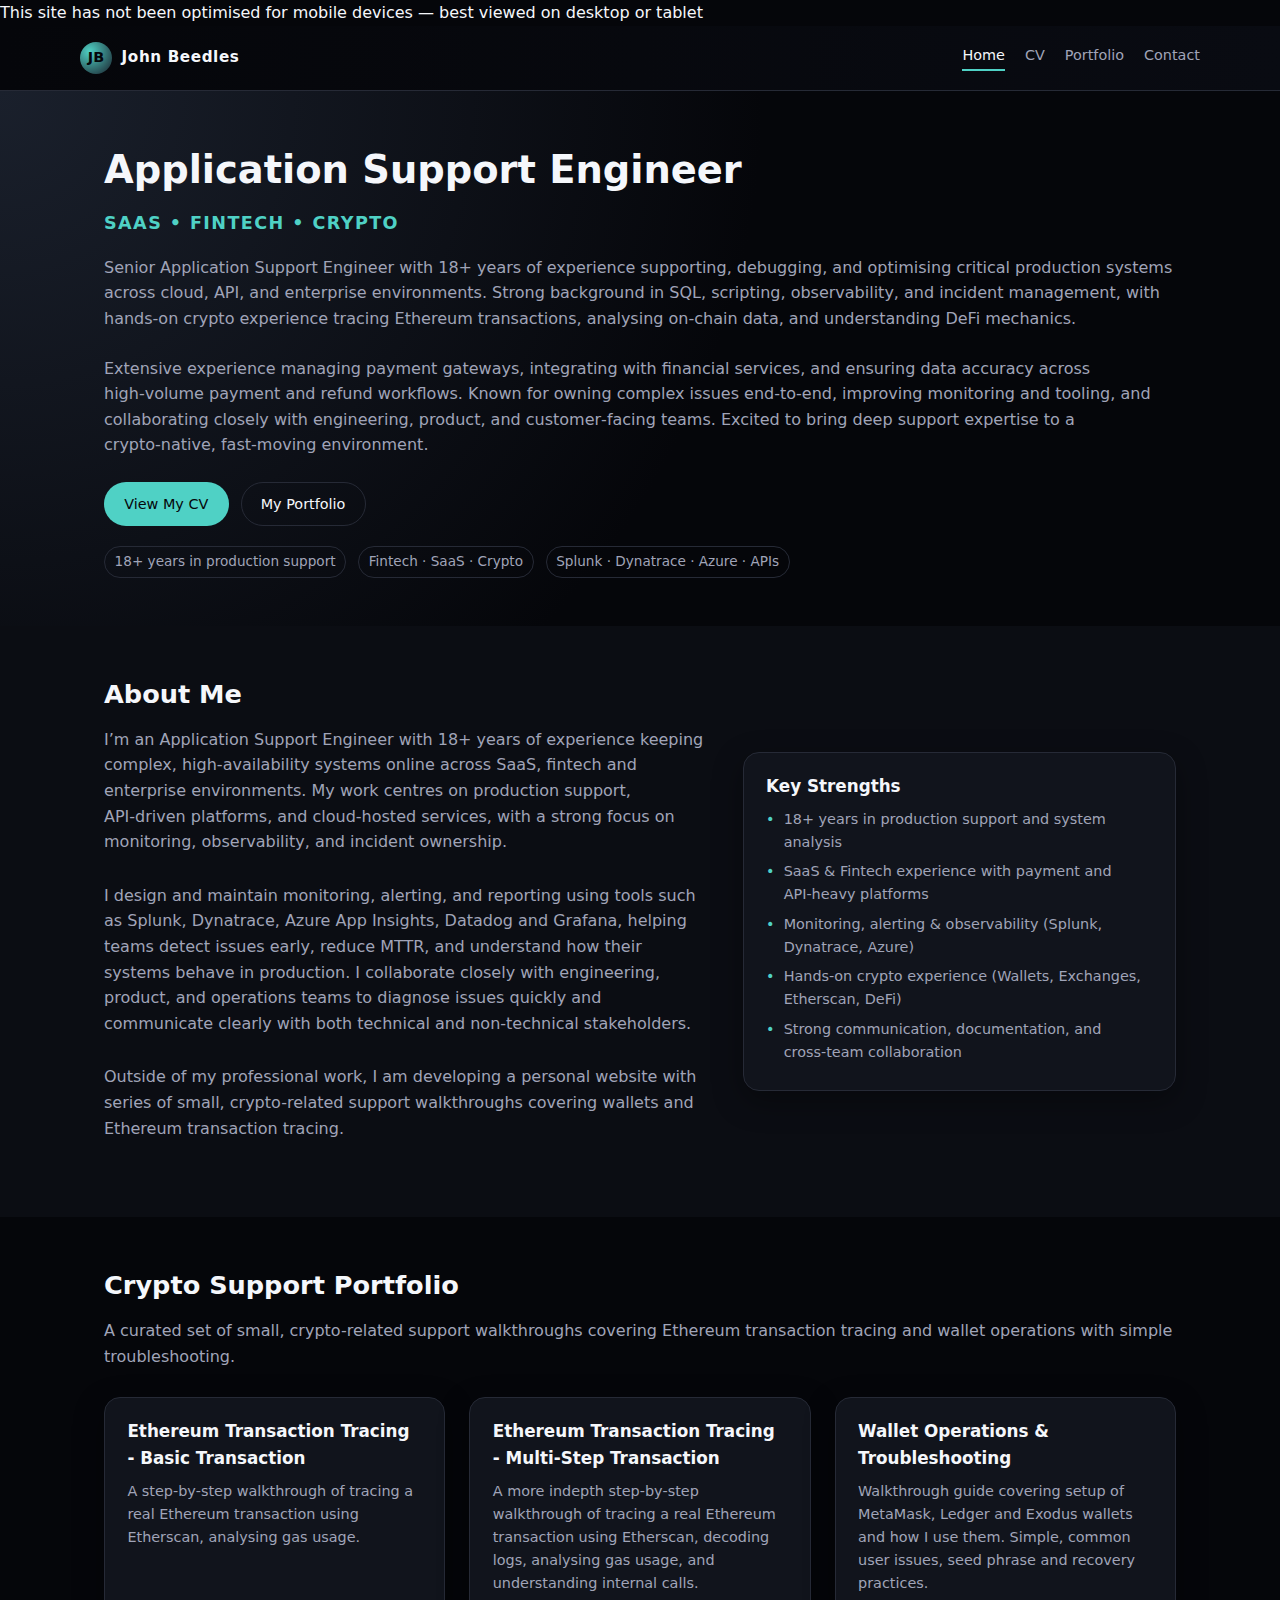
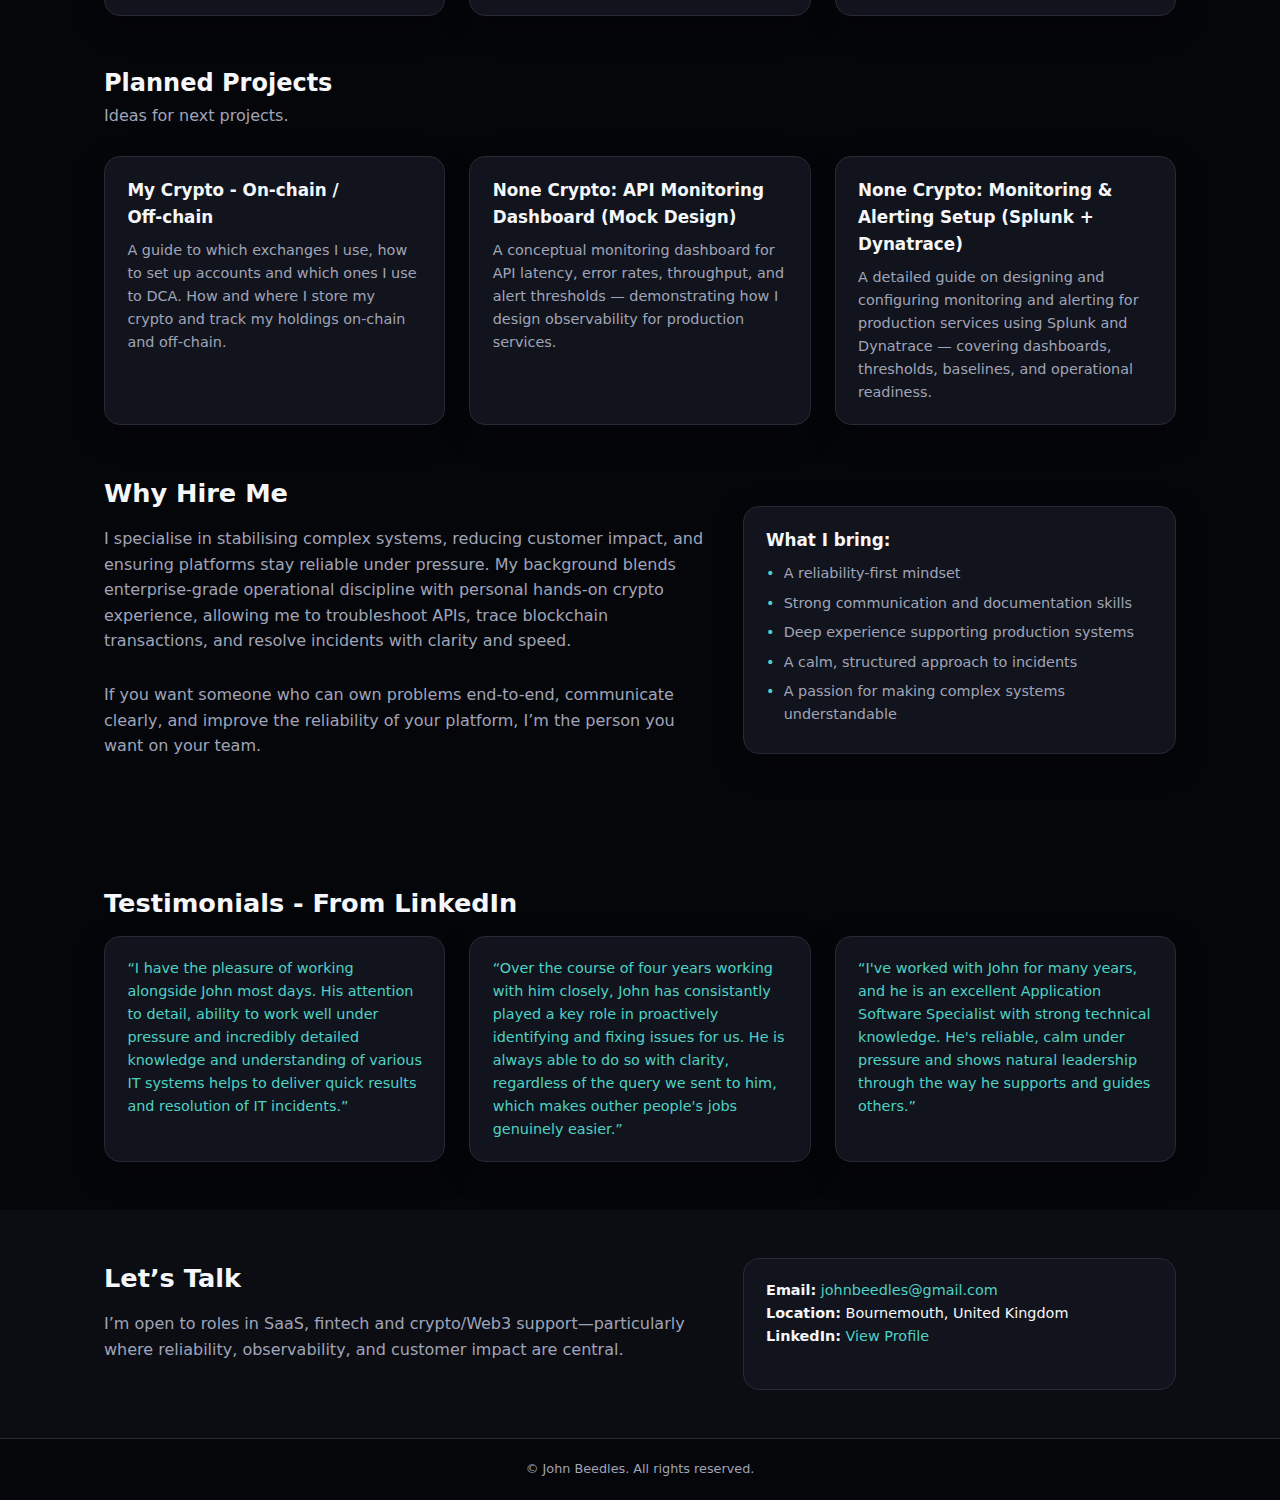
<file: index.html>
<!DOCTYPE html>
<html lang="en">
<head>
    <meta charset="UTF-8">
    <meta name="viewport" content="width=device-width, initial-scale=1.0">
    <title>John Beedles | Application Support Engineer</title>

    <!-- Modular CSS -->
    <link rel="stylesheet" href="core.css">
    <link rel="stylesheet" href="components.css">
    <link rel="stylesheet" href="pages.css">
</head>

<body>

<div class="mobile-warning">
    This site has not been optimised for mobile devices — best viewed on desktop or tablet
</div>

<div class="site-wrapper">

    <!-- Header -->
    <header class="site-header">
        <div class="container header-container">
            <div class="logo">
                <span class="logo-mark">JB</span>
                <span class="logo-text">John Beedles</span>
            </div>
            <nav class="nav">
                <a href="index.html" class="nav-link active">Home</a>
                <a href="cv.html" class="nav-link">CV</a>
                <a href="portfolio.html" class="nav-link">Portfolio</a>
                <a href="#contact" class="nav-link">Contact</a>
            </nav>
        </div>
    </header>

    <main id="home">

        <!-- Hero -->
        <section class="hero">
            <div class="container hero-container">
                <div class="hero-content">
                    <h1 class="hero-title">
                        Application Support Engineer<br>
                        <span class="hero-highlight">SaaS • Fintech • Crypto</span>
                    </h1>
                    <p class="hero-subtitle">
                        Senior Application Support Engineer with 18+ years of experience supporting, debugging, and optimising critical production systems across cloud,
                        API, and enterprise environments. Strong background in SQL, scripting, observability, and incident management,
                        with hands‑on crypto experience tracing Ethereum transactions, analysing on‑chain data, and understanding DeFi mechanics.
                    </p>
                    <p class="hero-subtitle">
                        Extensive experience managing payment gateways, integrating with financial services, and ensuring data accuracy across high‑volume payment and refund workflows.
                        Known for owning complex issues end‑to‑end, improving monitoring and tooling, and collaborating closely with engineering, product, and customer‑facing teams.
                        Excited to bring deep support expertise to a crypto‑native, fast‑moving environment.
                    </p>                    
                    <div class="hero-actions">
                        <a href="cv.html" class="btn btn-primary">View My CV</a>
                        <a href="portfolio.html" class="btn btn-secondary">My Portfolio</a>
                    </div>
                    <div class="hero-meta">
                        <span>18+ years in production support</span>
                        <span>Fintech · SaaS · Crypto</span>
                        <span>Splunk · Dynatrace · Azure · APIs</span>
                    </div>
                </div>
            </div>
        </section>

        <!-- Summary -->
        <section class="section section-alt">
            <div class="container two-column">
                
                <!-- Left Column: About Me -->
                <div>
                    <h2>About Me</h2>
                    <p class="section-intro">
                        I’m an Application Support Engineer with 18+ years of experience keeping complex, high‑availability
                        systems online across SaaS, fintech and enterprise environments. My work centres on production support,
                        API‑driven platforms, and cloud‑hosted services, with a strong focus on monitoring, observability, and
                        incident ownership.
                    </p>
                    <p class="section-intro">
                        I design and maintain monitoring, alerting, and reporting using tools such as Splunk, Dynatrace,
                        Azure App Insights, Datadog and Grafana, helping teams detect issues early, reduce MTTR, and
                        understand how their systems behave in production. I collaborate closely with engineering, product,
                        and operations teams to diagnose issues quickly and communicate clearly with both technical and
                        non‑technical stakeholders.
                    </p>
                    <p class="section-intro">
                        Outside of my professional work, I am developing a personal website with series of small,
                        crypto-related support walkthroughs covering wallets and Ethereum transaction tracing.
                    </p>
                </div>
        
                <!-- Right Column: Key Strengths Card -->
                <div class="card" style="align-self: center;">
                    <h3>Key Strengths</h3>
                    <ul class="bullet-list">
                        <li>18+ years in production support and system analysis</li>
                        <li>SaaS & Fintech experience with payment and API‑heavy platforms</li>
                        <li>Monitoring, alerting & observability (Splunk, Dynatrace, Azure)</li>
                        <li>Hands‑on crypto experience (Wallets, Exchanges, Etherscan, DeFi)</li>
                        <li>Strong communication, documentation, and cross‑team collaboration</li>
                    </ul>
                </div>
        
            </div>
        </section>

        <!-- Portfolio Preview -->
        <section id="portfolio" class="section">
            <div class="container">
                <h2>Crypto Support Portfolio</h2>
                <p class="section-intro">
                    A curated set of small, crypto-related support walkthroughs covering Ethereum transaction tracing and wallet operations with simple troubleshooting.
                </p>
        
                    <div class="grid grid-3">
            
                        <!-- Eth Trace -->
                        <article class="card">
                            <h3>Ethereum Transaction Tracing - Basic Transaction</h3>
                            <p>
                                A step‑by‑step walkthrough of tracing a real Ethereum transaction using Etherscan, 
                                analysing gas usage.
                            </p>
                        </article>
            
                        <!-- Eth Trace 2 -->
                        <article class="card">
                            <h3>Ethereum Transaction Tracing - Multi-Step Transaction</h3>
                            <p>
                                A more indepth step‑by‑step walkthrough of tracing a real Ethereum transaction using Etherscan,
                                decoding logs, analysing gas usage, and understanding internal calls.
                            </p>
                        </article>


                        <!-- Wallets -->
                        <article class="card">
                            <h3>Wallet Operations & Troubleshooting</h3>
                            <p>
                                Walkthrough guide covering setup of MetaMask, Ledger and Exodus wallets and how I use them.
                                Simple, common user issues, seed phrase and recovery practices.
                            </p>
                        </article>
                    </div>
        
                </div>
            </div>

            <div class="container">
                <h2>Planned Projects</h2>
                <p class="section-intro">
                    Ideas for next projects.
                </p>
        
                <div class="grid grid-3">
        
                    <!-- TBC Project -->
                    <article class="card">
                        <h3>My Crypto - On‑chain / Off‑chain</h3>
                        <p>
                            A guide to which exchanges I use, how to set up accounts and which ones I use to DCA.
                            How and where I store my crypto and track my holdings on-chain and off-chain.
                        </p>
                    </article>
        
                    <!-- Other ideas -->
                    <article class="card">
                        <h3>None Crypto: API Monitoring Dashboard (Mock Design)</h3>
                        <p>
                            A conceptual monitoring dashboard for API latency, error rates, throughput, and alert thresholds — 
                            demonstrating how I design observability for production services.
                        </p>
                    </article>
                    
                    <article class="card">
                        <h3>None Crypto: Monitoring & Alerting Setup (Splunk + Dynatrace)</h3>
                        <p>
                            A detailed guide on designing and configuring monitoring and alerting for production services using 
                            Splunk and Dynatrace — covering dashboards, thresholds, baselines, and operational readiness.
                        </p>
                    </article>
        
                </div>
            </div>
        </section>
                       
        <!-- Why Hire Me -->
        <section class="section">
            <div class="container two-column">
                
                <!-- Left Column: Why Hire Me -->
                <div>
                    <h2>Why Hire Me</h2>
                    <p class="section-intro">
                        I specialise in stabilising complex systems, reducing customer impact, 
                        and ensuring platforms stay reliable under pressure.
                        My background blends enterprise-grade operational discipline with personal hands-on crypto experience, 
                        allowing me to troubleshoot APIs, trace blockchain transactions, 
                        and resolve incidents with clarity and speed.
                    </p>
                    <p class="section-intro">
                        If you want someone who can own problems end-to-end, communicate clearly, 
                        and improve the reliability of your platform, I’m the person you want on your team.
                    </p>
                </div>
        
                <!-- Right Column: I bring -->
                <div class="card" style="align-self: center;">
                    <h3>What I bring:</h3>
                    <ul class="bullet-list">
                        <li>A reliability-first mindset</li>
                        <li>Strong communication and documentation skills</li>
                        <li>Deep experience supporting production systems</li>
                        <li>A calm, structured approach to incidents</li>
                        <li>A passion for making complex systems understandable</li>
                    </ul>
                </div>
            </div>

        </section>

         <!-- Testimonials -->
        <section id="testimonials" class="section">
            <div class="container">
                <h2>Testimonials - From LinkedIn</h2>
                 <div class="grid grid-3">
        
                    <article class="card">
                        <p>
                            “I have the pleasure of working alongside John most days. His attention to detail,
                            ability to work well under pressure and incredibly detailed knowledge and understanding of 
                            various IT systems helps to deliver quick results and resolution of IT incidents.”
                        </p>
                    </article>
        
                    <article class="card">
                        <p>
                            “Over the course of four years working with him closely, John has consistantly played a key role
                            in proactively identifying and fixing issues for us. He is always able to do so with clarity,
                            regardless of the query we sent to him, which makes outher people's jobs genuinely easier.”
                        </p>
                    </article>
        
                    <article class="card">
                        <p>
                            “I've worked with John for many years, and he is an excellent Application Software Specialist
                            with strong technical knowledge. He's reliable, calm under pressure and shows natural leadership
                            through the way he supports and guides others.”
                        </p>
                    </article>
        
                </div>
            </div>
        </section>  

    </main>

    <!-- Contact -->
    <section id="contact" class="section section-alt">
        <div class="container two-column">
            <div>
                <h2>Let’s Talk</h2>
                <p class="section-intro">
                    I’m open to roles in SaaS, fintech and crypto/Web3 support—particularly where reliability,
                    observability, and customer impact are central.
                </p>
            </div>
            <div class="contact-block">
                <p><strong>Email:</strong> <a href="mailto:johnbeedles@gmail.com">johnbeedles@gmail.com</a></p>
                <p><strong>Location:</strong> Bournemouth, United Kingdom</p>
                <p><strong>LinkedIn:</strong> <a href="https://www.linkedin.com/in/john-beedles-a428b3139" target="_blank">View Profile</a></p>
            </div>
        </div>
    </section>

    <footer class="site-footer">
        <div class="container footer-container">
            <p>© <span id="year"></span> John Beedles. All rights reserved.</p>
        </div>
    </footer>

</div>
</body>
</html>
</file>
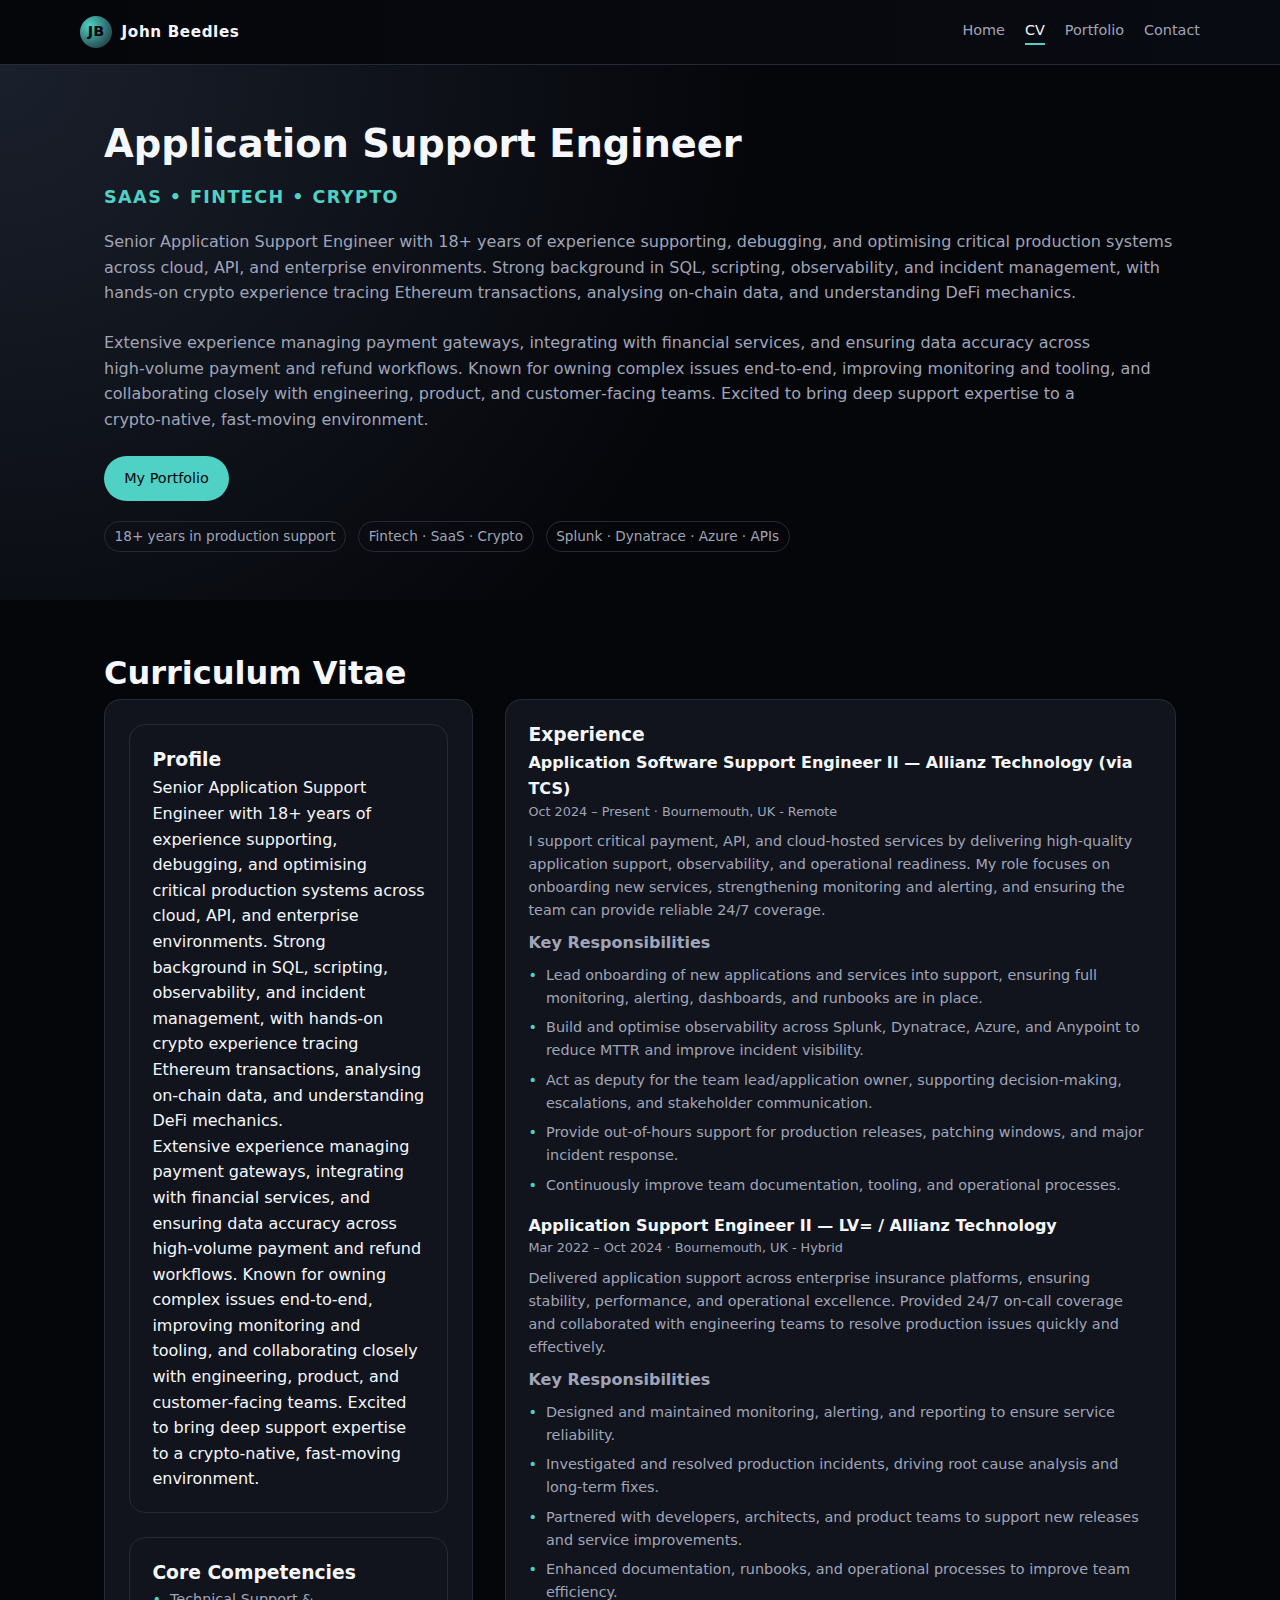
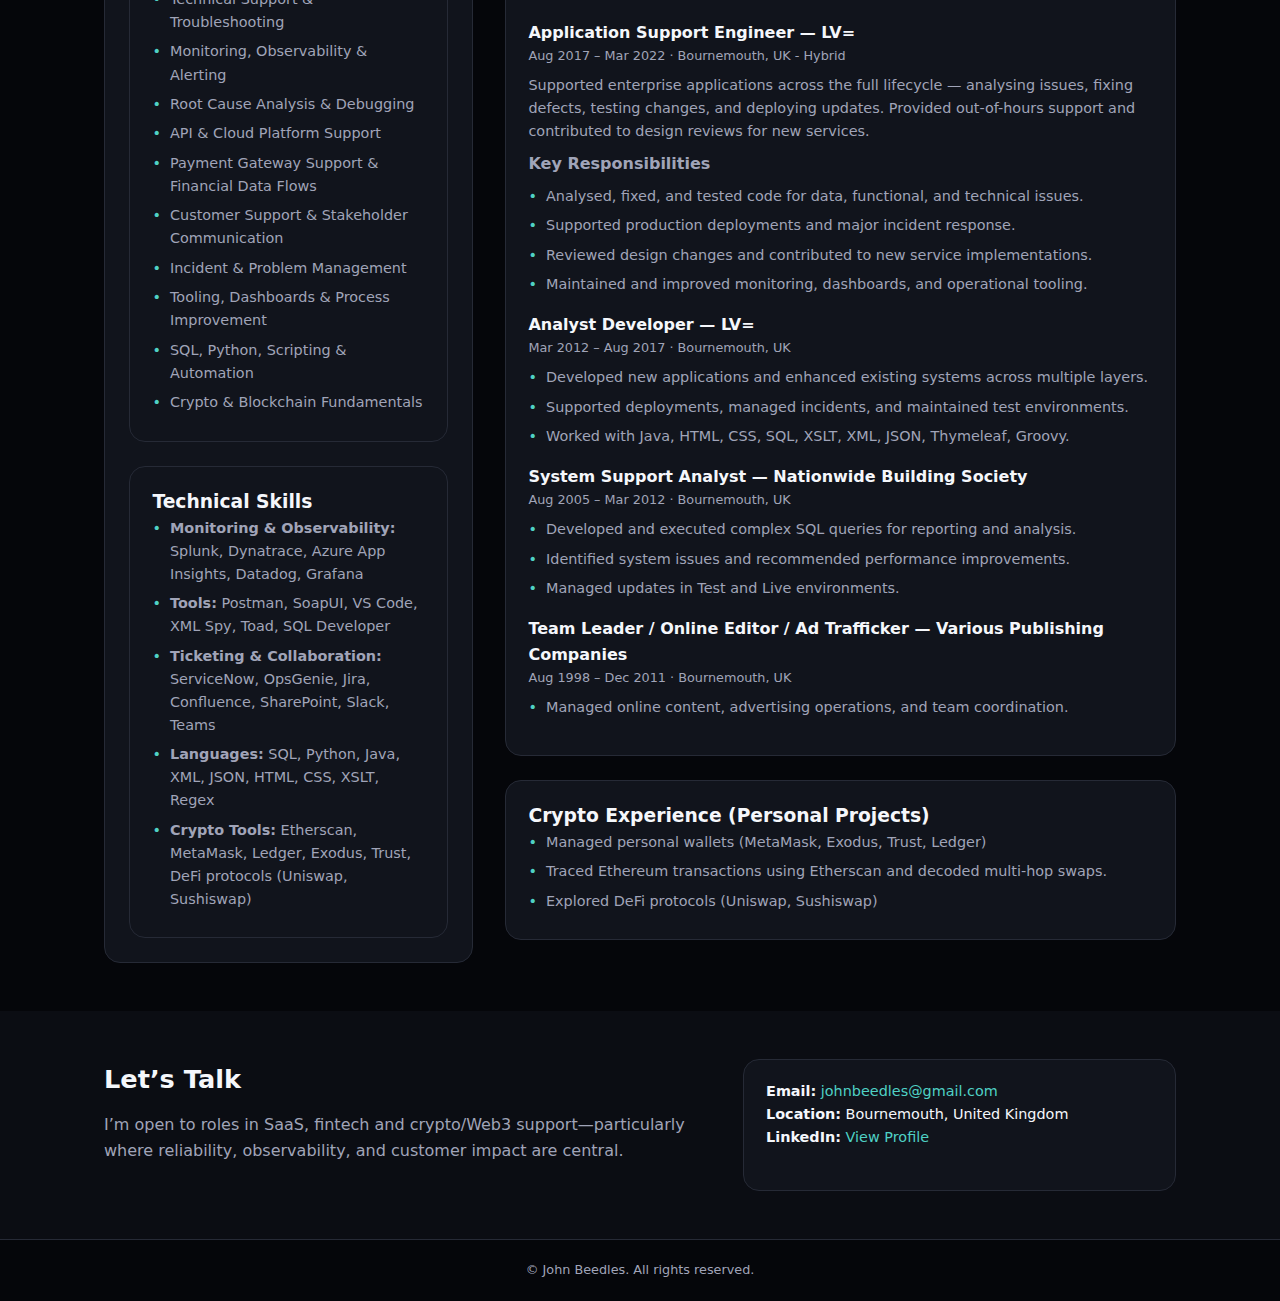
<file: cv.html>
<!DOCTYPE html>
<html lang="en">
<head>
    <meta charset="UTF-8">
    <meta name="viewport" content="width=device-width, initial-scale=1.0">
    <title>CV | John Beedles</title>

    <!-- Modular CSS -->
    <link rel="stylesheet" href="core.css">
    <link rel="stylesheet" href="components.css">
    <link rel="stylesheet" href="pages.css">
</head>

<body>
<div class="site-wrapper">

    <!-- Header -->
    <header class="site-header">
        <div class="container header-container">
            <div class="logo">
                <span class="logo-mark">JB</span>
                <span class="logo-text">John Beedles</span>
            </div>
            <nav class="nav">
                <a href="index.html" class="nav-link">Home</a>
                <a href="cv.html" class="nav-link active">CV</a>
                <a href="portfolio.html" class="nav-link">Portfolio</a>
                <a href="#contact" class="nav-link">Contact</a>
            </nav>
        </div>
    </header>

    <!-- Hero -->
    <section class="hero">
        <div class="container hero-container">
            <div class="hero-content">
                <h1 class="hero-title">
                    Application Support Engineer<br>
                    <span class="hero-highlight">SaaS • Fintech • Crypto</span>
                </h1>
                <p class="hero-subtitle">
                    Senior Application Support Engineer with 18+ years of experience supporting, debugging, and optimising critical production systems across cloud,
                    API, and enterprise environments. Strong background in SQL, scripting, observability, and incident management,
                    with hands‑on crypto experience tracing Ethereum transactions, analysing on‑chain data, and understanding DeFi mechanics.
                </p>
                <p class="hero-subtitle">
                    Extensive experience managing payment gateways, integrating with financial services, and ensuring data accuracy across high‑volume payment and refund workflows.
                    Known for owning complex issues end‑to‑end, improving monitoring and tooling, and collaborating closely with engineering, product, and customer‑facing teams.
                    Excited to bring deep support expertise to a crypto‑native, fast‑moving environment.
                </p>                    
                <div class="hero-actions">
                    <a href="portfolio.html" class="btn btn-primary">My Portfolio</a>
                </div>
                <div class="hero-meta">
                    <span>18+ years in production support</span>
                    <span>Fintech · SaaS · Crypto</span>
                    <span>Splunk · Dynatrace · Azure · APIs</span>
                </div>
            </div>
        </div>
    </section>


    <main class="section">
        <div class="container">

            <h1>Curriculum Vitae</h1>

            <div class="cv-layout">

                <!-- Sidebar -->
                <aside class="cv-sidebar">

                    <div class="cv-block">
                        <h3>Profile</h3>
                        <p>
                            Senior Application Support Engineer with 18+ years of experience supporting, debugging, and optimising critical production systems across cloud,
                            API, and enterprise environments. Strong background in SQL, scripting, observability, and incident management,
                            with hands‑on crypto experience tracing Ethereum transactions, analysing on‑chain data, and understanding DeFi mechanics.
                        </p>
                        <p>
                            Extensive experience managing payment gateways, integrating with financial services, and ensuring data accuracy across high‑volume payment and refund workflows.
                            Known for owning complex issues end‑to‑end, improving monitoring and tooling, and collaborating closely with engineering, product, and customer‑facing teams.
                            Excited to bring deep support expertise to a crypto‑native, fast‑moving environment.
                        </p>
                    </div>

                    <div class="cv-block">
                        <h3>Core Competencies</h3>
                        <ul class="bullet-list">
                            <li>Technical Support & Troubleshooting</li>
                            <li>Monitoring, Observability & Alerting</li>
                            <li>Root Cause Analysis & Debugging</li>
                            <li>API & Cloud Platform Support</li>
                            <li>Payment Gateway Support & Financial Data Flows</li>
                            <li>Customer Support & Stakeholder Communication</li>
                            <li>Incident & Problem Management</li>
                            <li>Tooling, Dashboards & Process Improvement</li>
                            <li>SQL, Python, Scripting & Automation</li>
                            <li>Crypto & Blockchain Fundamentals</li>
                        </ul>
                    </div>

                    <div class="cv-block">
                        <h3>Technical Skills</h3>
                        <ul class="bullet-list">
                            <li><strong>Monitoring & Observability:</strong> Splunk, Dynatrace, Azure App Insights, Datadog, Grafana</li>
                            <li><strong>Tools:</strong> Postman, SoapUI, VS Code, XML Spy, Toad, SQL Developer</li>
                            <li><strong>Ticketing & Collaboration:</strong> ServiceNow, OpsGenie, Jira, Confluence, SharePoint, Slack, Teams</li>
                            <li><strong>Languages:</strong> SQL, Python, Java, XML, JSON, HTML, CSS, XSLT, Regex</li>
                            <li><strong>Crypto Tools:</strong> Etherscan, MetaMask, Ledger, Exodus, Trust, DeFi protocols (Uniswap, Sushiswap)</li>
                        </ul>
                    </div>
                    
                </aside>

                <!-- Main -->
                <section class="cv-main">

                    <div class="cv-block">
                        <h3>Experience</h3>

                        <article class="cv-role">
                            <h4>Application Software Support Engineer II — Allianz Technology (via TCS)</h4>
                            <p class="cv-meta">Oct 2024 – Present · Bournemouth, UK - Remote</p>
                            <p class="cv-subtext">
                                I support critical payment, API, and cloud-hosted services by delivering high‑quality application support,
                                observability, and operational readiness. My role focuses on onboarding new services, strengthening monitoring and alerting,
                                and ensuring the team can provide reliable 24/7 coverage.
                            </p>
                            <strong><p class="cv-subtitle">Key Responsibilities</p></strong>
                            <ul class="bullet-list">
                                <li>Lead onboarding of new applications and services into support, ensuring full monitoring, alerting, dashboards, and runbooks are in place.</li>
                                <li>Build and optimise observability across Splunk, Dynatrace, Azure, and Anypoint to reduce MTTR and improve incident visibility.</li>
                                <li>Act as deputy for the team lead/application owner, supporting decision-making, escalations, and stakeholder communication.</li>
                                <li>Provide out-of-hours support for production releases, patching windows, and major incident response.</li>
                                <li>Continuously improve team documentation, tooling, and operational processes.</li>
                            </ul>
                        </article>

                        <article class="cv-role">
                            <h4>Application Support Engineer II — LV= / Allianz Technology</h4>
                            <p class="cv-meta">Mar 2022 – Oct 2024 · Bournemouth, UK - Hybrid</p>
                            <p class="cv-subtext">
                                Delivered application support across enterprise insurance platforms, ensuring stability, performance, and operational excellence.
                                Provided 24/7 on-call coverage and collaborated with engineering teams to resolve production issues quickly and effectively.
                            </p>
                            <strong><p class="cv-subtitle">Key Responsibilities</p></strong>
                            <ul class="bullet-list">
                                <li>Designed and maintained monitoring, alerting, and reporting to ensure service reliability.</li>
                                <li>Investigated and resolved production incidents, driving root cause analysis and long-term fixes.</li>
                                <li>Partnered with developers, architects, and product teams to support new releases and service improvements.</li>
                                <li>Enhanced documentation, runbooks, and operational processes to improve team efficiency.</li>
                            </ul>
                        </article>

                        <article class="cv-role">
                            <h4>Application Support Engineer — LV=</h4>
                            <p class="cv-meta">Aug 2017 – Mar 2022 · Bournemouth, UK - Hybrid</p>
                            <p class="cv-subtext">
                                Supported enterprise applications across the full lifecycle — analysing issues, fixing defects, testing changes, and deploying updates.
                                Provided out-of-hours support and contributed to design reviews for new services.
                            </p>
                            <strong><p class="cv-subtitle">Key Responsibilities</p></strong>
                            <ul class="bullet-list">
                                <li>Analysed, fixed, and tested code for data, functional, and technical issues.</li>
                                <li>Supported production deployments and major incident response.</li>
                                <li>Reviewed design changes and contributed to new service implementations.</li>
                                <li>Maintained and improved monitoring, dashboards, and operational tooling.</li>
                            </ul>
                        </article>

                        <article class="cv-role">
                            <h4>Analyst Developer — LV=</h4>
                            <p class="cv-meta">Mar 2012 – Aug 2017 · Bournemouth, UK</p>
                            <ul class="bullet-list">
                                <li>Developed new applications and enhanced existing systems across multiple layers.</li>
                                <li>Supported deployments, managed incidents, and maintained test environments.</li>
                                <li>Worked with Java, HTML, CSS, SQL, XSLT, XML, JSON, Thymeleaf, Groovy.</li>
                            </ul>
                        </article>

                        <article class="cv-role">
                            <h4>System Support Analyst — Nationwide Building Society</h4>
                            <p class="cv-meta">Aug 2005 – Mar 2012 · Bournemouth, UK</p>
                            <ul class="bullet-list">
                                <li>Developed and executed complex SQL queries for reporting and analysis.</li>
                                <li>Identified system issues and recommended performance improvements.</li>
                                <li>Managed updates in Test and Live environments.</li>
                            </ul>
                        </article>

                        <article class="cv-role">
                            <h4>Team Leader / Online Editor / Ad Trafficker — Various Publishing Companies</h4>
                            <p class="cv-meta">Aug 1998 – Dec 2011 · Bournemouth, UK</p>
                            <ul class="bullet-list">
                                <li>Managed online content, advertising operations, and team coordination.</li>
                            </ul>
                        </article>

                    </div>
                  
                    <div class="cv-block">
                        <h3>Crypto Experience (Personal Projects)</h3>
                        <ul class="bullet-list">
                            <li>Managed personal wallets (MetaMask, Exodus, Trust, Ledger)</li>
                            <li>Traced Ethereum transactions using Etherscan and decoded multi‑hop swaps.</li>
                            <li>Explored DeFi protocols (Uniswap, Sushiswap)</li>
                        </ul>
                    </div>
                </section>
            </div>
        </div>
    </main>

    <!-- Contact -->
    <section id="contact" class="section section-alt">
        <div class="container two-column">
            <div>
                <h2>Let’s Talk</h2>
                <p class="section-intro">
                    I’m open to roles in SaaS, fintech and crypto/Web3 support—particularly where reliability,
                    observability, and customer impact are central.
                </p>
            </div>
            <div class="contact-block">
                <p><strong>Email:</strong> <a href="mailto:johnbeedles@gmail.com">johnbeedles@gmail.com</a></p>
                <p><strong>Location:</strong> Bournemouth, United Kingdom</p>
                <p><strong>LinkedIn:</strong> <a href="https://www.linkedin.com/in/john-beedles-a428b3139" target="_blank">View Profile</a></p>
            </div>
        </div>
    </section>

    <footer class="site-footer">
        <div class="container footer-container">
            <p>© <span id="year"></span> John Beedles. All rights reserved.</p>
        </div>
    </footer>

</div>
</body>
</html>
</file>
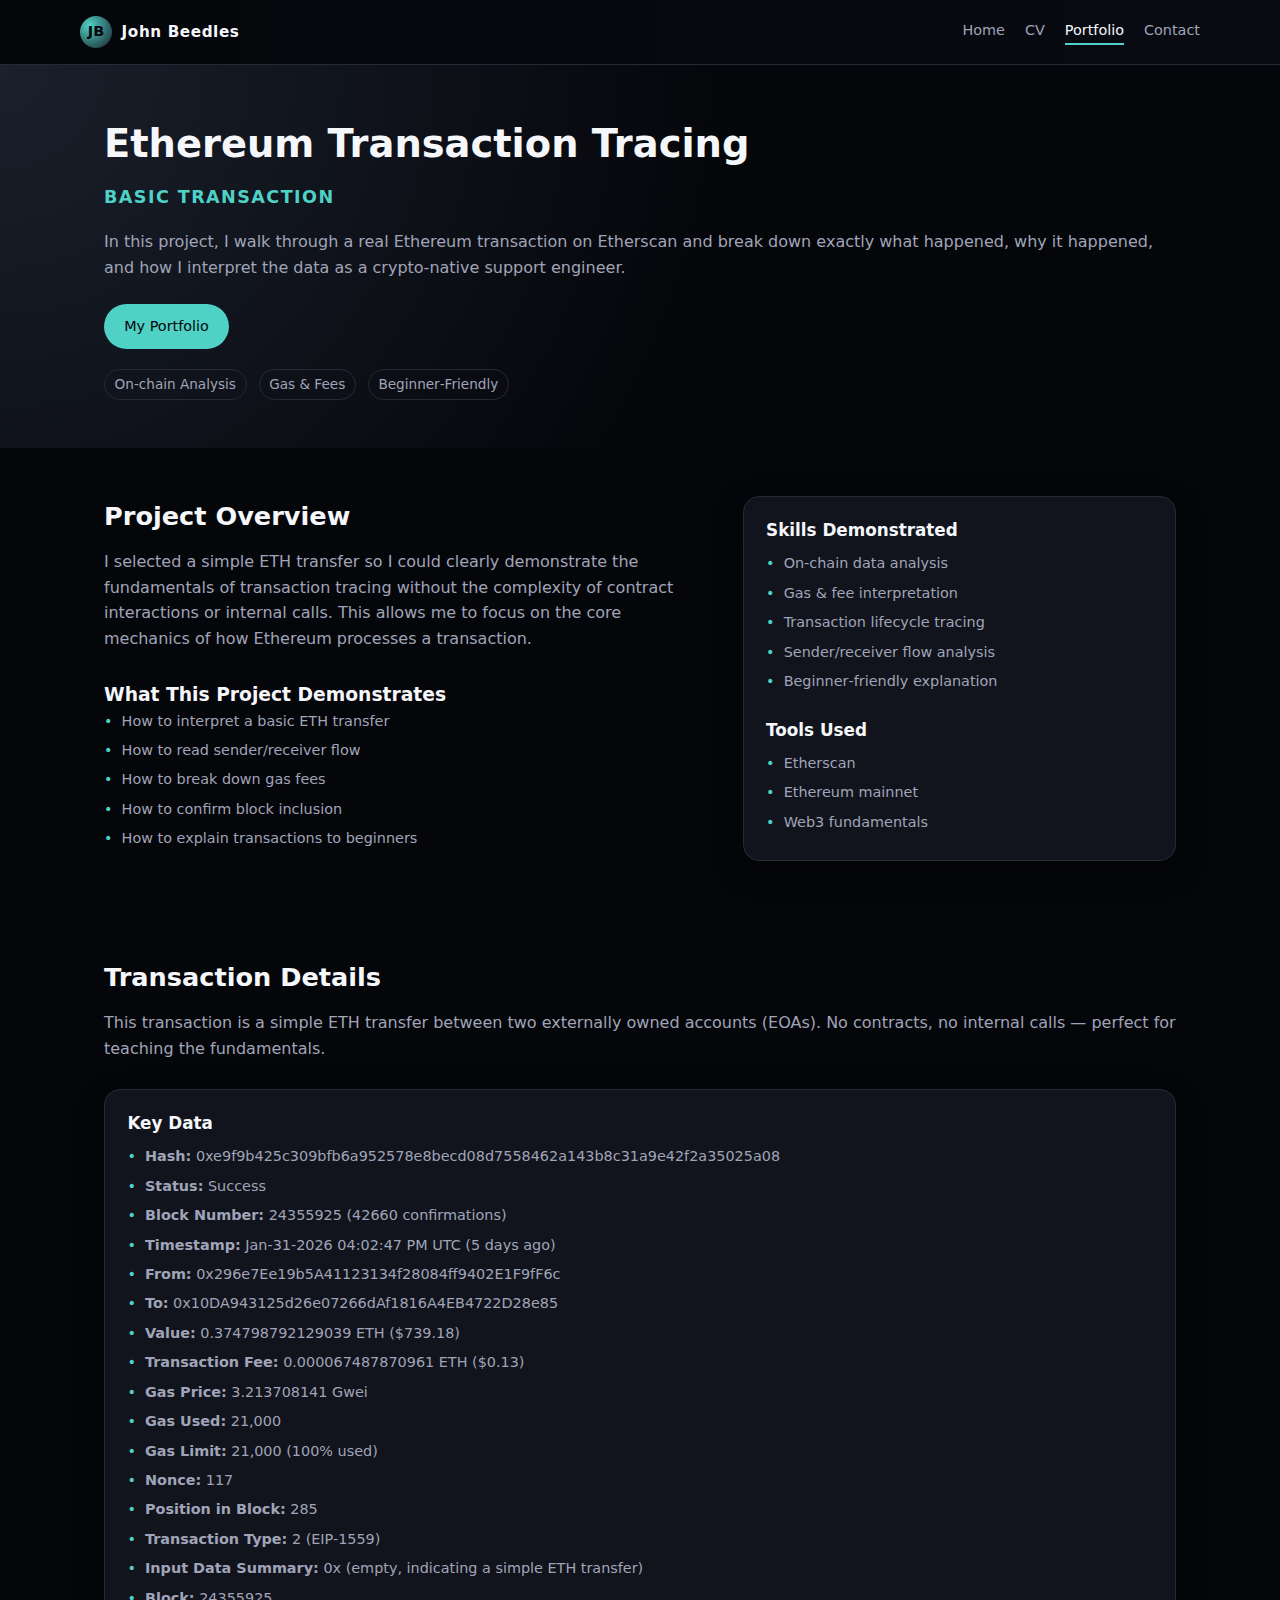
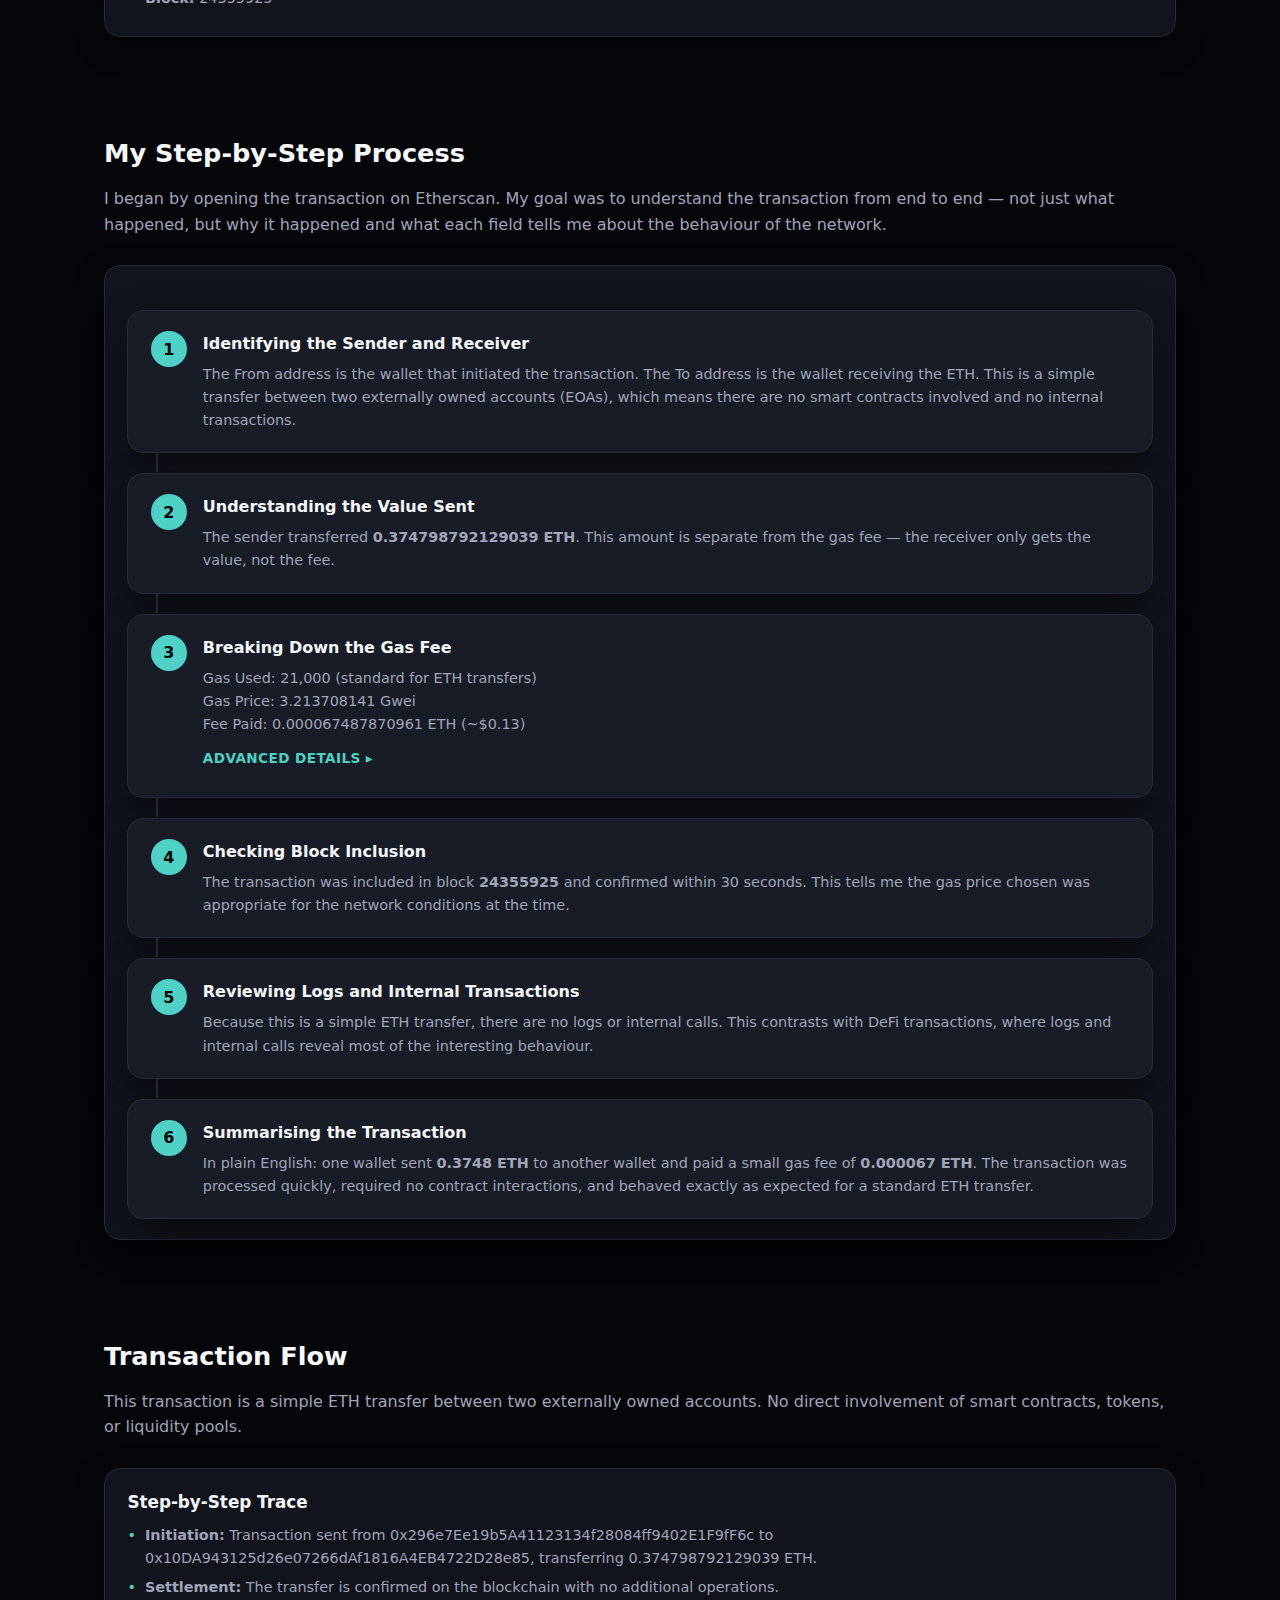
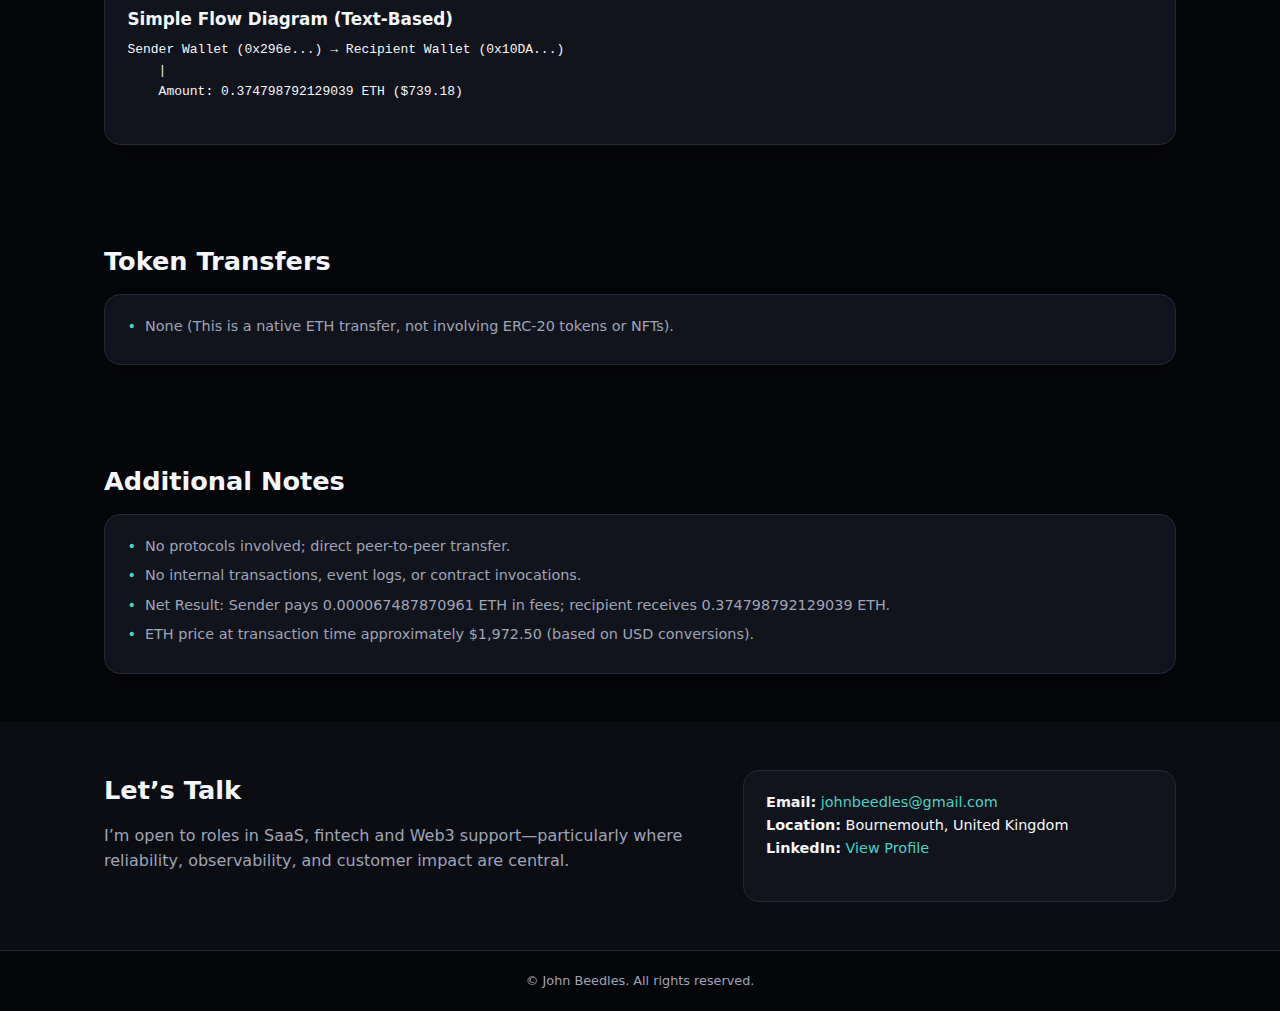
<file: eth-trans-tracing.html>
<!DOCTYPE html>
<html lang="en">
<head>
    <meta charset="UTF-8">
    <meta name="viewport" content="width=device-width, initial-scale=1.0">
    <title>Ethereum Transaction Tracing - Basic Transaction | John Beedles</title>

    <!-- Modular CSS -->
    <link rel="stylesheet" href="core.css">
    <link rel="stylesheet" href="components.css">
    <link rel="stylesheet" href="pages.css">
</head>

<script>
    document.querySelectorAll('.expert-toggle').forEach(toggle => { 
        toggle.addEventListener('click', () => { 
            const panel = toggle.nextElementSibling; panel.classList.toggle('open'); 
        }); 
    });
</script>

<body>
    <div class="site-wrapper">
    
        <!-- Header -->
        <header class="site-header">
            <div class="container header-container">
                <div class="logo">
                    <span class="logo-mark">JB</span>
                    <span class="logo-text">John Beedles</span>
                </div>
                <nav class="nav">
                    <a href="index.html" class="nav-link">Home</a>
                    <a href="cv.html" class="nav-link">CV</a>
                    <a href="portfolio.html" class="nav-link active">Portfolio</a>
                    <a href="#contact" class="nav-link">Contact</a>
                </nav>
            </div>
        </header>
    
        <main>
    
        <!-- Hero -->
        <section class="hero">
            <div class="container hero-container">
                <div class="hero-content">
                    <h1 class="hero-title">
                        Ethereum Transaction Tracing<br>
                        <span class="hero-highlight">Basic Transaction</span>
                    </h1>
    
                    <p class="hero-subtitle">
                        In this project, I walk through a real Ethereum transaction on Etherscan and break down exactly what happened, 
                        why it happened, and how I interpret the data as a crypto‑native support engineer.
                    </p>
    
                    <div class="hero-actions">
                        <a href="portfolio.html" class="btn btn-primary">My Portfolio</a>
                    </div>
    
                    <div class="hero-meta">
                        <span>On‑chain Analysis</span>
                        <span>Gas & Fees</span>
                        <span>Beginner‑Friendly</span>
                    </div>
                </div>
            </div>
        </section>
    
        <!-- Project Overview -->
        <section class="section">
            <div class="container two-column">
    
                <!-- LEFT -->
                <div>
                    <h2>Project Overview</h2>
                    <p class="section-intro">
                        I selected a simple ETH transfer so I could clearly demonstrate the fundamentals of transaction tracing 
                        without the complexity of contract interactions or internal calls. This allows me to focus on the core 
                        mechanics of how Ethereum processes a transaction.
                    </p>
    
                    <h3>What This Project Demonstrates</h3>
                    <ul class="bullet-list">
                        <li>How to interpret a basic ETH transfer</li>
                        <li>How to read sender/receiver flow</li>
                        <li>How to break down gas fees</li>
                        <li>How to confirm block inclusion</li>
                        <li>How to explain transactions to beginners</li>
                    </ul>
                </div>
    
                <!-- RIGHT -->
                <div class="card">
                    <h3>Skills Demonstrated</h3>
                    <ul class="bullet-list">
                        <li>On‑chain data analysis</li>
                        <li>Gas & fee interpretation</li>
                        <li>Transaction lifecycle tracing</li>
                        <li>Sender/receiver flow analysis</li>
                        <li>Beginner‑friendly explanation</li>
                    </ul>
    
                    <h3 style="margin-top:1.5rem;">Tools Used</h3>
                    <ul class="bullet-list">
                        <li>Etherscan</li>
                        <li>Ethereum mainnet</li>
                        <li>Web3 fundamentals</li>
                    </ul>
                </div>
    
            </div>
        </section>
    
        <!-- Transaction Details -->
        <section class="section">
            <div class="container">
                <h2>Transaction Details</h2>
                <p class="section-intro">
                    This transaction is a simple ETH transfer between two externally owned accounts (EOAs). 
                    No contracts, no internal calls — perfect for teaching the fundamentals.
                </p>
    
                <div class="card">
                    <h3>Key Data</h3>
                    <ul class="bullet-list">
                        <li><strong>Hash:</strong> 0xe9f9b425c309bfb6a952578e8becd08d7558462a143b8c31a9e42f2a35025a08</li>
                        <li><strong>Status:</strong> Success</li>
                        <li><strong>Block Number:</strong> 24355925 (42660 confirmations)</li>
                        <li><strong>Timestamp:</strong> Jan-31-2026 04:02:47 PM UTC (5 days ago)</li>
                        <li><strong>From:</strong> 0x296e7Ee19b5A41123134f28084ff9402E1F9fF6c</li>
                        <li><strong>To:</strong> 0x10DA943125d26e07266dAf1816A4EB4722D28e85</li>
                        <li><strong>Value:</strong> 0.374798792129039 ETH ($739.18)</li>
                        <li><strong>Transaction Fee:</strong> 0.000067487870961 ETH ($0.13)</li>
                        <li><strong>Gas Price:</strong> 3.213708141 Gwei</li>
                        <li><strong>Gas Used:</strong> 21,000</li>
                        <li><strong>Gas Limit:</strong> 21,000 (100% used)</li>
                        <li><strong>Nonce:</strong> 117</li>
                        <li><strong>Position in Block:</strong> 285</li>
                        <li><strong>Transaction Type:</strong> 2 (EIP-1559)</li>
                        <li><strong>Input Data Summary:</strong> 0x (empty, indicating a simple ETH transfer)</li>
                        <li><strong>Block:</strong> 24355925</li>
                    </ul>
                </div>
            </div>
        </section>
    
        <!-- Step-by-Step Process -->
        <section class="section">
            <div class="container">
                <h2>My Step‑by‑Step Process</h2>
                <p class="section-intro">
                    I began by opening the transaction on Etherscan. My goal was to understand the transaction from end to end — 
                    not just what happened, but why it happened and what each field tells me about the behaviour of the network.
                </p>
    
                <div class="card">
                    <div class="step-flow">
    
                        <!-- Step 1 -->
                        <div class="step-flow-item">
                            <div class="step-number">1</div>
                            <div class="step-content">
                                <h4>Identifying the Sender and Receiver</h4>
                                <p>
                                    The From address is the wallet that initiated the transaction. The To address is the wallet receiving the ETH. 
                                    This is a simple transfer between two externally owned accounts (EOAs), which means there are no smart contracts 
                                    involved and no internal transactions.
                                </p>
                            </div>
                        </div>
    
                        <!-- Step 2 -->
                        <div class="step-flow-item">
                            <div class="step-number">2</div>
                            <div class="step-content">
                                <h4>Understanding the Value Sent</h4>
                                <p>
                                    The sender transferred <strong>0.374798792129039 ETH</strong>. This amount is separate from the gas fee — 
                                    the receiver only gets the value, not the fee.
                                </p>
                            </div>
                        </div>
    
                        <!-- Step 3 -->
                        <div class="step-flow-item">
                            <div class="step-number">3</div>
                            <div class="step-content">
                                <h4>Breaking Down the Gas Fee</h4>
                                <p>
                                    Gas Used: 21,000 (standard for ETH transfers)<br>
                                    Gas Price: 3.213708141 Gwei<br>
                                    Fee Paid: 0.000067487870961 ETH (~$0.13)
                                </p>
    
                                <div class="expert-toggle">Advanced Details ▸</div>
                                <div class="expert-panel">
                                    <ul class="bullet-list">
                                        <li>Low gas price indicates low network congestion</li>
                                        <li>21,000 gas is the minimum required for a transfer</li>
                                        <li>Fee confirms efficient inclusion in the next block</li>
                                        <li>Gas fees breakdown: Base Fee 0.960290033 Gwei, Max Fee 3.213708141 Gwei, Max Priority Fee 3.213708141 Gwei.</li>
                                        <li>Burnt fee: 0.000020166090693 ETH ($0.04).</li>
                                    </ul>
                                </div>
                            </div>
                        </div>
    
                        <!-- Step 4 -->
                        <div class="step-flow-item">
                            <div class="step-number">4</div>
                            <div class="step-content">
                                <h4>Checking Block Inclusion</h4>
                                <p>
                                    The transaction was included in block <strong>24355925</strong> and confirmed within 30 seconds. 
                                    This tells me the gas price chosen was appropriate for the network conditions at the time.
                                </p>
                            </div>
                        </div>
    
                        <!-- Step 5 -->
                        <div class="step-flow-item">
                            <div class="step-number">5</div>
                            <div class="step-content">
                                <h4>Reviewing Logs and Internal Transactions</h4>
                                <p>
                                    Because this is a simple ETH transfer, there are no logs or internal calls. 
                                    This contrasts with DeFi transactions, where logs and internal calls reveal most of the interesting behaviour.
                                </p>
                            </div>
                        </div>
    
                        <!-- Step 6 -->
                        <div class="step-flow-item">
                            <div class="step-number">6</div>
                            <div class="step-content">
                                <h4>Summarising the Transaction</h4>
                                <p>
                                    In plain English: one wallet sent <strong>0.3748 ETH</strong> to another wallet and paid a small gas fee of 
                                    <strong>0.000067 ETH</strong>. The transaction was processed quickly, required no contract interactions, 
                                    and behaved exactly as expected for a standard ETH transfer.
                                </p>
                            </div>
                        </div>
    
                    </div>
                </div>
    
            </div>
        </section>

        <!-- New Section: Transaction Flow -->
        <section class="section">
            <div class="container">
                <h2>Transaction Flow</h2>
                <p class="section-intro">
                    This transaction is a simple ETH transfer between two externally owned accounts. No direct involvement of smart contracts, tokens, or liquidity pools.
                </p>

                <div class="card">
                    <h3>Step-by-Step Trace</h3>
                    <ol class="bullet-list">
                        <li><strong>Initiation:</strong> Transaction sent from 0x296e7Ee19b5A41123134f28084ff9402E1F9fF6c to 0x10DA943125d26e07266dAf1816A4EB4722D28e85, transferring 0.374798792129039 ETH.</li>
                        <li><strong>Settlement:</strong> The transfer is confirmed on the blockchain with no additional operations.</li>
                    </ol>

                    <h3>Simple Flow Diagram (Text-Based)</h3>
                    <pre>
Sender Wallet (0x296e...) → Recipient Wallet (0x10DA...)
    |
    Amount: 0.374798792129039 ETH ($739.18)
                    </pre>
                </div>
            </div>
        </section>

        <!-- New Section: Token Transfers -->
        <section class="section">
            <div class="container">
                <h2>Token Transfers</h2>
                <div class="card">
                    <ul class="bullet-list">
                        <li>None (This is a native ETH transfer, not involving ERC-20 tokens or NFTs).</li>
                    </ul>
                </div>
            </div>
        </section>

        <!-- New Section: Additional Notes -->
        <section class="section">
            <div class="container">
                <h2>Additional Notes</h2>
                <div class="card">
                    <ul class="bullet-list">
                        <li>No protocols involved; direct peer-to-peer transfer.</li>
                        <li>No internal transactions, event logs, or contract invocations.</li>
                        <li>Net Result: Sender pays 0.000067487870961 ETH in fees; recipient receives 0.374798792129039 ETH.</li>
                        <li>ETH price at transaction time approximately $1,972.50 (based on USD conversions).</li>
                    </ul>
                </div>
            </div>
        </section>
    
        </main>
    
        <!-- Contact -->
        <section id="contact" class="section section-alt">
            <div class="container two-column">
                <div>
                    <h2>Let’s Talk</h2>
                    <p class="section-intro">
                        I’m open to roles in SaaS, fintech and Web3 support—particularly where reliability,
                        observability, and customer impact are central.
                    </p>
                </div>
                <div class="contact-block">
                    <p><strong>Email:</strong> <a href="mailto:johnbeedles@gmail.com">johnbeedles@gmail.com</a></p>
                    <p><strong>Location:</strong> Bournemouth, United Kingdom</p>
                    <p><strong>LinkedIn:</strong> <a href="https://www.linkedin.com/in/john-beedles-a428b3139" target="_blank">View Profile</a></p>
                </div>
            </div>
        </section>
    
        <footer class="site-footer">
            <div class="container footer-container">
                <p>© <span id="year"></span> John Beedles. All rights reserved.</p>
            </div>
        </footer>
    
    </div>
    
    <!-- Advanced Details Script -->
    <script>
    document.querySelectorAll('.expert-toggle').forEach(toggle => {
        toggle.addEventListener('click', () => {
            const panel = toggle.nextElementSibling;
            panel.classList.toggle('open');
        });
    });
    </script>
    
</body>
</html>
</file>
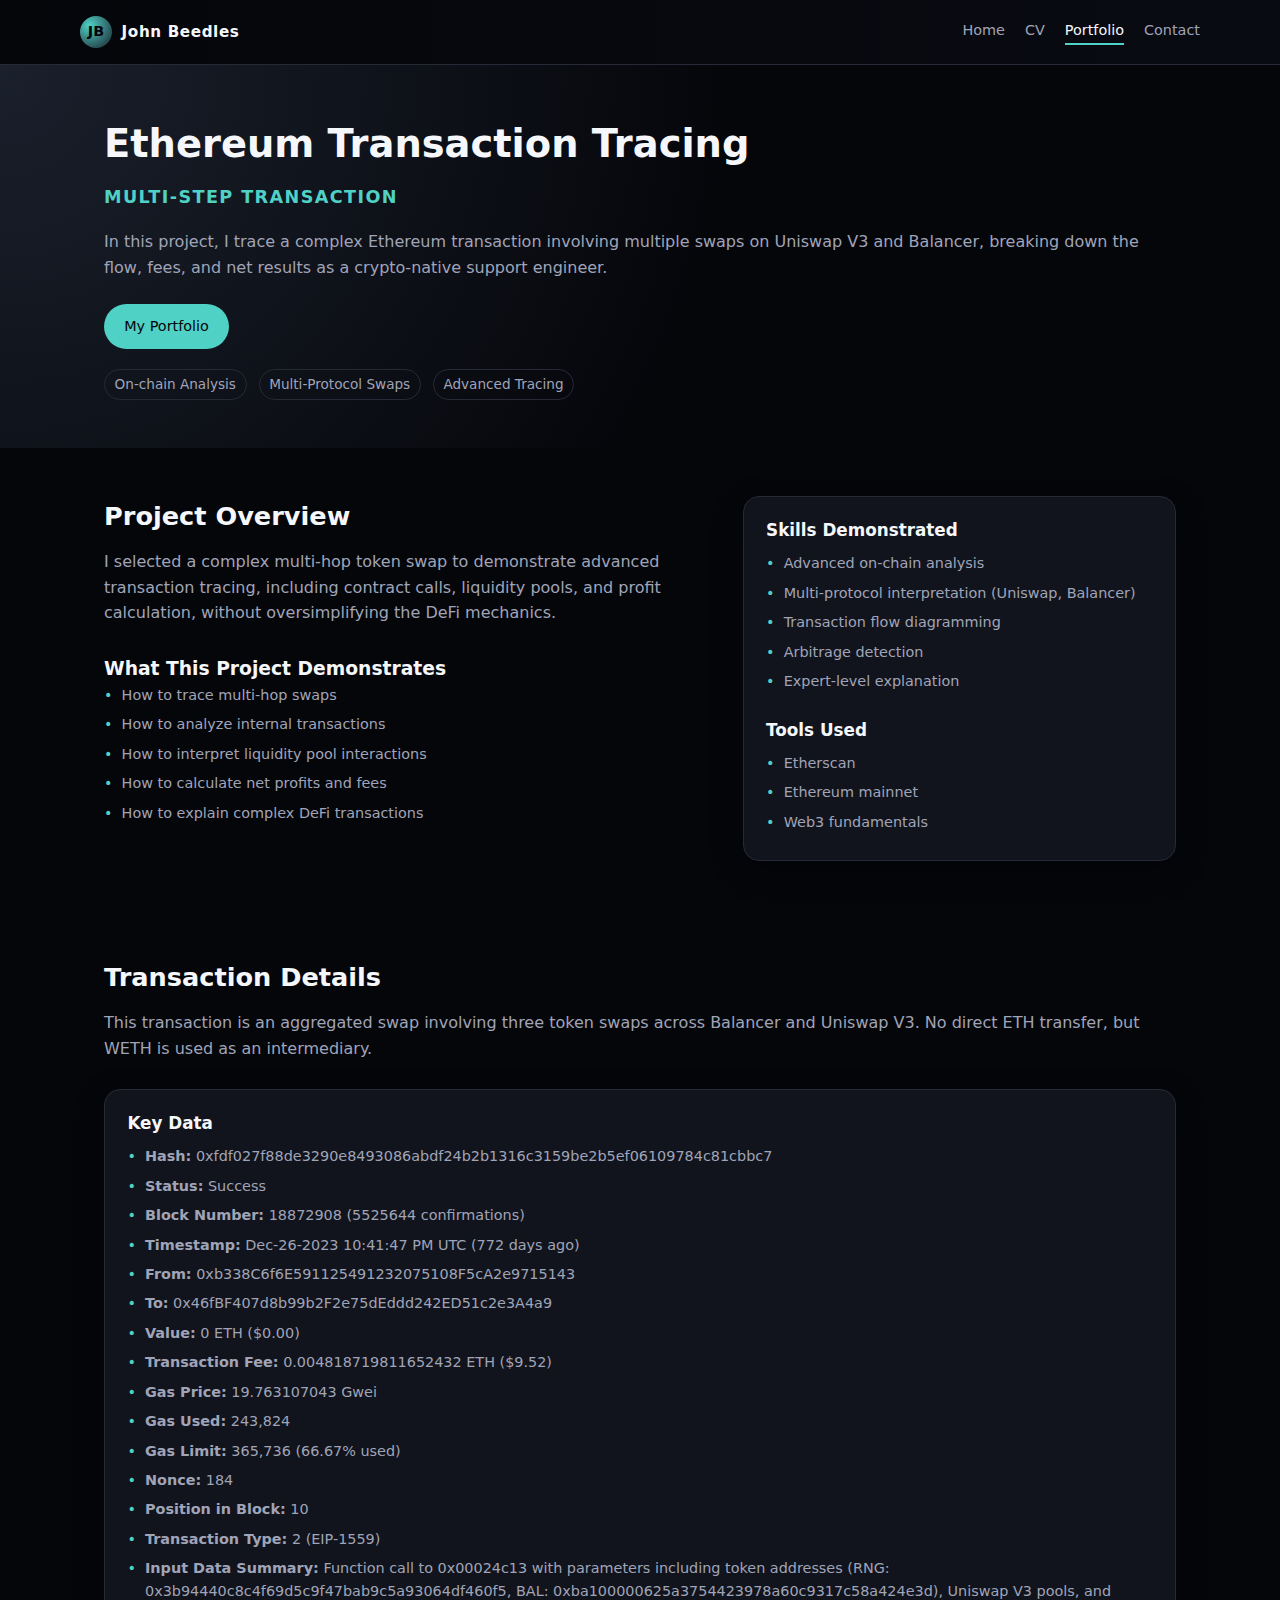
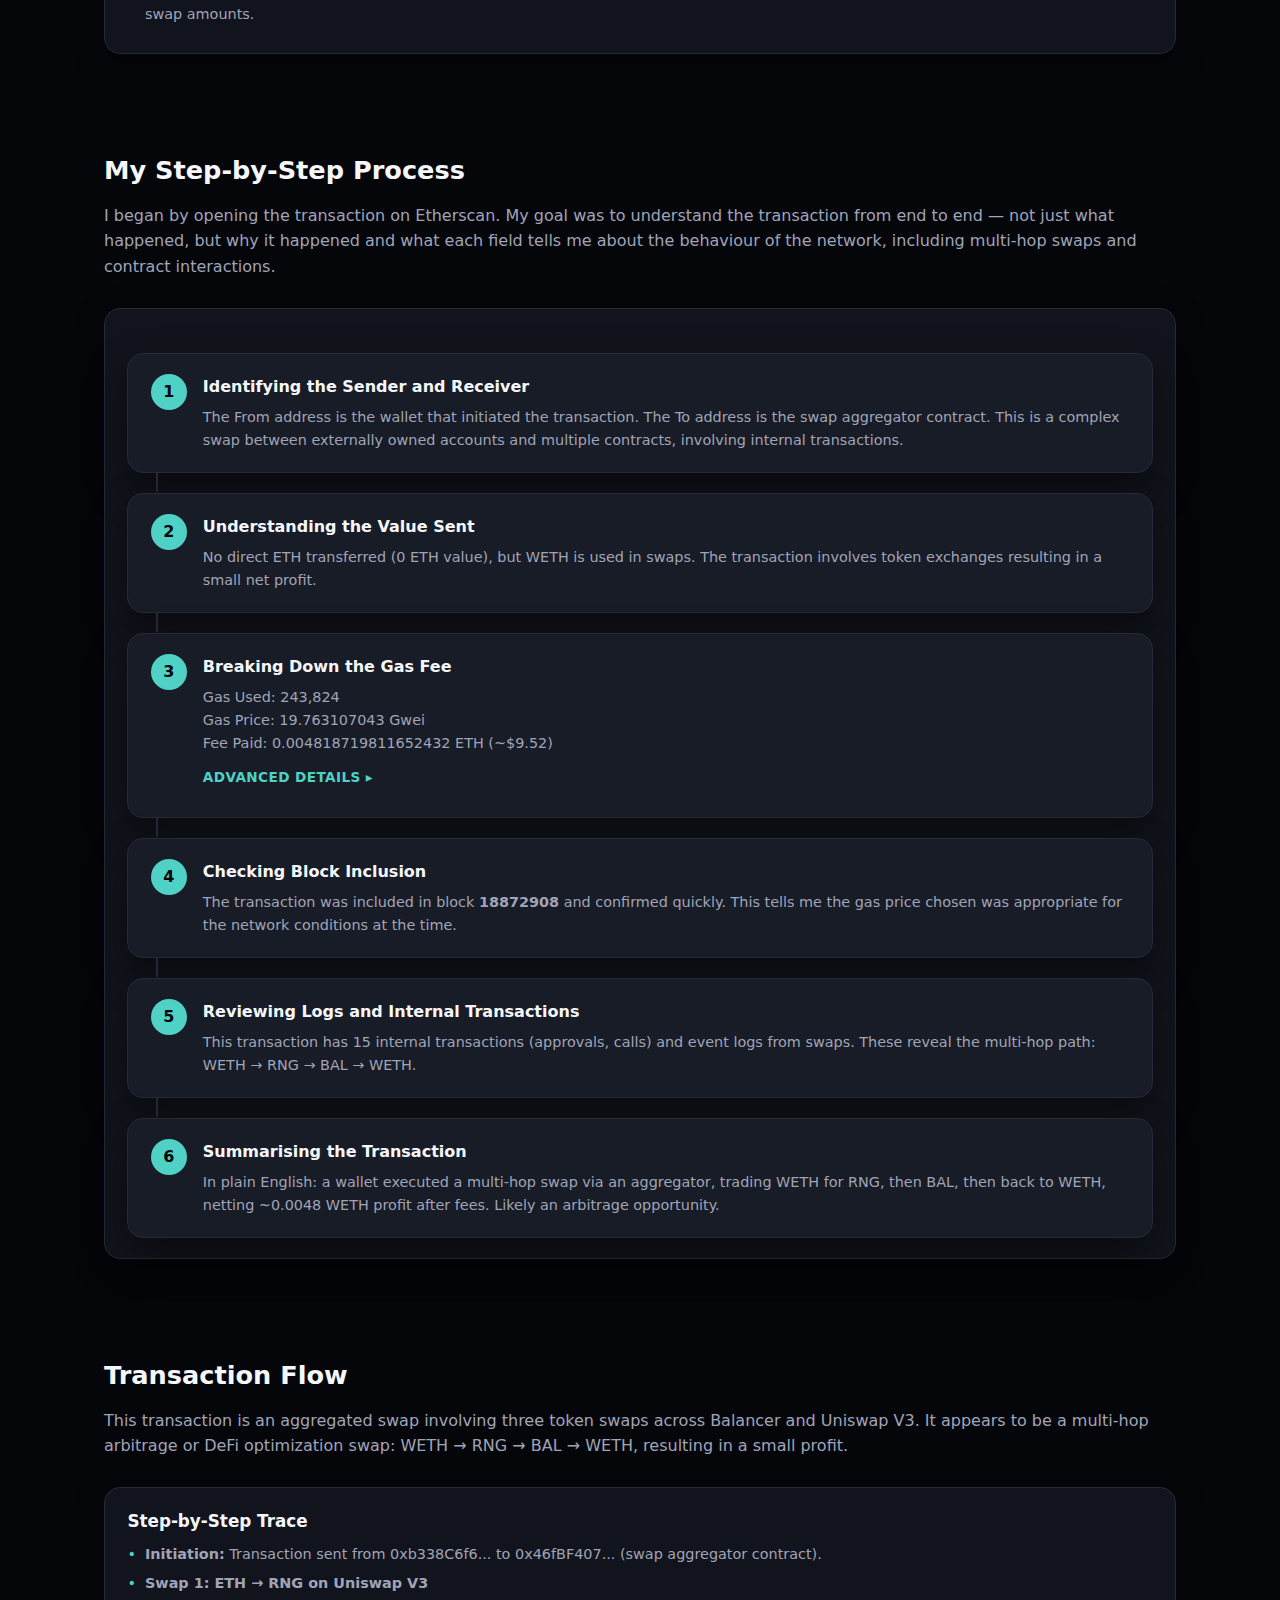
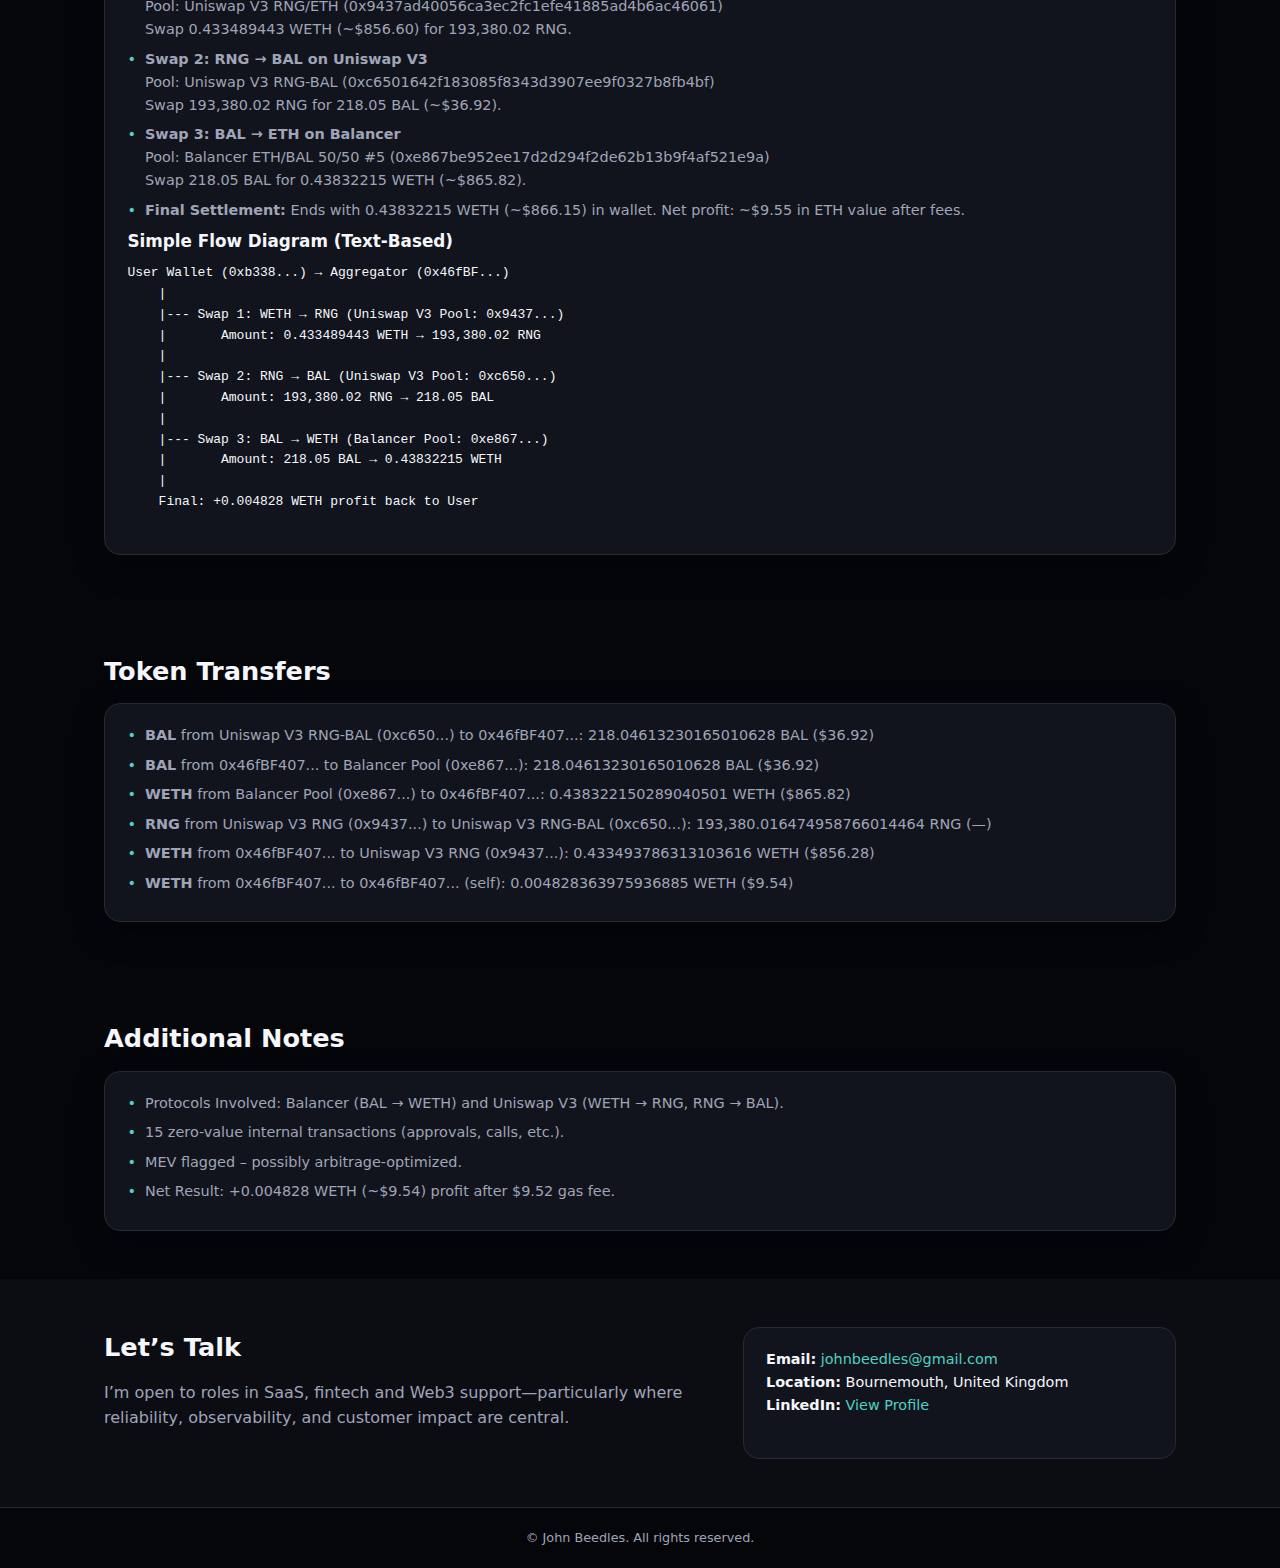
<file: eth-trans-tracing2.html>
<!DOCTYPE html>
<html lang="en">
<head>
    <meta charset="UTF-8">
    <meta name="viewport" content="width=device-width, initial-scale=1.0">
    <title>Ethereum Transaction Tracing - Multi-Step Transaction | John Beedles</title>

    <!-- Modular CSS -->
    <link rel="stylesheet" href="core.css">
    <link rel="stylesheet" href="components.css">
    <link rel="stylesheet" href="pages.css">
</head>

<script>
    document.querySelectorAll('.expert-toggle').forEach(toggle => { 
        toggle.addEventListener('click', () => { 
            const panel = toggle.nextElementSibling; panel.classList.toggle('open'); 
        }); 
    });
</script>

<body>
    <div class="site-wrapper">
    
        <!-- Header -->
        <header class="site-header">
            <div class="container header-container">
                <div class="logo">
                    <span class="logo-mark">JB</span>
                    <span class="logo-text">John Beedles</span>
                </div>
                <nav class="nav">
                    <a href="index.html" class="nav-link">Home</a>
                    <a href="cv.html" class="nav-link">CV</a>
                    <a href="portfolio.html" class="nav-link active">Portfolio</a>
                    <a href="#contact" class="nav-link">Contact</a>
                </nav>
            </div>
        </header>
    
        <main>
    
        <!-- Hero -->
        <section class="hero">
            <div class="container hero-container">
                <div class="hero-content">
                    <h1 class="hero-title">
                        Ethereum Transaction Tracing<br>
                        <span class="hero-highlight">Multi-Step Transaction</span>
                    </h1>
    
                    <p class="hero-subtitle">
                        In this project, I trace a complex Ethereum transaction involving multiple swaps on Uniswap V3 and Balancer, breaking down the flow, fees, and net results as a crypto‑native support engineer.
                    </p>
    
                    <div class="hero-actions">
                        <a href="portfolio.html" class="btn btn-primary">My Portfolio</a>
                    </div>
    
                    <div class="hero-meta">
                        <span>On‑chain Analysis</span>
                        <span>Multi-Protocol Swaps</span>
                        <span>Advanced Tracing</span>
                    </div>
                </div>
            </div>
        </section>
    
        <!-- Project Overview -->
        <section class="section">
            <div class="container two-column">
    
                <!-- LEFT -->
                <div>
                    <h2>Project Overview</h2>
                    <p class="section-intro">
                        I selected a complex multi-hop token swap to demonstrate advanced transaction tracing, including contract calls, liquidity pools, and profit calculation, without oversimplifying the DeFi mechanics.
                    </p>
    
                    <h3>What This Project Demonstrates</h3>
                    <ul class="bullet-list">
                        <li>How to trace multi-hop swaps</li>
                        <li>How to analyze internal transactions</li>
                        <li>How to interpret liquidity pool interactions</li>
                        <li>How to calculate net profits and fees</li>
                        <li>How to explain complex DeFi transactions</li>
                    </ul>
                </div>
    
                <!-- RIGHT -->
                <div class="card">
                    <h3>Skills Demonstrated</h3>
                    <ul class="bullet-list">
                        <li>Advanced on‑chain analysis</li>
                        <li>Multi-protocol interpretation (Uniswap, Balancer)</li>
                        <li>Transaction flow diagramming</li>
                        <li>Arbitrage detection</li>
                        <li>Expert-level explanation</li>
                    </ul>
    
                    <h3 style="margin-top:1.5rem;">Tools Used</h3>
                    <ul class="bullet-list">
                        <li>Etherscan</li>
                        <li>Ethereum mainnet</li>
                        <li>Web3 fundamentals</li>
                    </ul>
                </div>
    
            </div>
        </section>
    
        <!-- Transaction Details -->
        <section class="section">
            <div class="container">
                <h2>Transaction Details</h2>
                <p class="section-intro">
                    This transaction is an aggregated swap involving three token swaps across Balancer and Uniswap V3. No direct ETH transfer, but WETH is used as an intermediary.
                </p>
    
                <div class="card">
                    <h3>Key Data</h3>
                    <ul class="bullet-list">
                        <li><strong>Hash:</strong> 0xfdf027f88de3290e8493086abdf24b2b1316c3159be2b5ef06109784c81cbbc7</li>
                        <li><strong>Status:</strong> Success</li>
                        <li><strong>Block Number:</strong> 18872908 (5525644 confirmations)</li>
                        <li><strong>Timestamp:</strong> Dec-26-2023 10:41:47 PM UTC (772 days ago)</li>
                        <li><strong>From:</strong> 0xb338C6f6E591125491232075108F5cA2e9715143</li>
                        <li><strong>To:</strong> 0x46fBF407d8b99b2F2e75dEddd242ED51c2e3A4a9</li>
                        <li><strong>Value:</strong> 0 ETH ($0.00)</li>
                        <li><strong>Transaction Fee:</strong> 0.004818719811652432 ETH ($9.52)</li>
                        <li><strong>Gas Price:</strong> 19.763107043 Gwei</li>
                        <li><strong>Gas Used:</strong> 243,824</li>
                        <li><strong>Gas Limit:</strong> 365,736 (66.67% used)</li>
                        <li><strong>Nonce:</strong> 184</li>
                        <li><strong>Position in Block:</strong> 10</li>
                        <li><strong>Transaction Type:</strong> 2 (EIP-1559)</li>
                        <li><strong>Input Data Summary:</strong> Function call to 0x00024c13 with parameters including token addresses (RNG: 0x3b94440c8c4f69d5c9f47bab9c5a93064df460f5, BAL: 0xba100000625a3754423978a60c9317c58a424e3d), Uniswap V3 pools, and swap amounts.</li>
                    </ul>
                </div>
            </div>
        </section>
    
        <!-- Step-by-Step Process -->
        <section class="section">
            <div class="container">
                <h2>My Step‑by‑Step Process</h2>
                <p class="section-intro">
                    I began by opening the transaction on Etherscan. My goal was to understand the transaction from end to end — 
                    not just what happened, but why it happened and what each field tells me about the behaviour of the network, including multi-hop swaps and contract interactions.
                </p>
    
                <div class="card">
                    <div class="step-flow">
    
                        <!-- Step 1 -->
                        <div class="step-flow-item">
                            <div class="step-number">1</div>
                            <div class="step-content">
                                <h4>Identifying the Sender and Receiver</h4>
                                <p>
                                    The From address is the wallet that initiated the transaction. The To address is the swap aggregator contract. 
                                    This is a complex swap between externally owned accounts and multiple contracts, involving internal transactions.
                                </p>
                            </div>
                        </div>
    
                        <!-- Step 2 -->
                        <div class="step-flow-item">
                            <div class="step-number">2</div>
                            <div class="step-content">
                                <h4>Understanding the Value Sent</h4>
                                <p>
                                    No direct ETH transferred (0 ETH value), but WETH is used in swaps. The transaction involves token exchanges resulting in a small net profit.
                                </p>
                            </div>
                        </div>
    
                        <!-- Step 3 -->
                        <div class="step-flow-item">
                            <div class="step-number">3</div>
                            <div class="step-content">
                                <h4>Breaking Down the Gas Fee</h4>
                                <p>
                                    Gas Used: 243,824<br>
                                    Gas Price: 19.763107043 Gwei<br>
                                    Fee Paid: 0.004818719811652432 ETH (~$9.52)
                                </p>
    
                                <div class="expert-toggle">Advanced Details ▸</div>
                                <div class="expert-panel">
                                    <ul class="bullet-list">
                                        <li>Moderate gas price indicates typical network congestion</li>
                                        <li>243,824 gas reflects multiple contract calls</li>
                                        <li>Fee confirms inclusion in block despite complexity</li>
                                    </ul>
                                </div>
                            </div>
                        </div>
    
                        <!-- Step 4 -->
                        <div class="step-flow-item">
                            <div class="step-number">4</div>
                            <div class="step-content">
                                <h4>Checking Block Inclusion</h4>
                                <p>
                                    The transaction was included in block <strong>18872908</strong> and confirmed quickly. 
                                    This tells me the gas price chosen was appropriate for the network conditions at the time.
                                </p>
                            </div>
                        </div>
    
                        <!-- Step 5 -->
                        <div class="step-flow-item">
                            <div class="step-number">5</div>
                            <div class="step-content">
                                <h4>Reviewing Logs and Internal Transactions</h4>
                                <p>
                                    This transaction has 15 internal transactions (approvals, calls) and event logs from swaps. 
                                    These reveal the multi-hop path: WETH → RNG → BAL → WETH.
                                </p>
                            </div>
                        </div>
    
                        <!-- Step 6 -->
                        <div class="step-flow-item">
                            <div class="step-number">6</div>
                            <div class="step-content">
                                <h4>Summarising the Transaction</h4>
                                <p>
                                    In plain English: a wallet executed a multi-hop swap via an aggregator, trading WETH for RNG, then BAL, then back to WETH, 
                                    netting ~0.0048 WETH profit after fees. Likely an arbitrage opportunity.
                                </p>
                            </div>
                        </div>
    
                    </div>
                </div>
    
            </div>
        </section>

        <!-- Transaction Flow -->
        <section class="section">
            <div class="container">
                <h2>Transaction Flow</h2>
                <p class="section-intro">
                    This transaction is an aggregated swap involving three token swaps across Balancer and Uniswap V3. It appears to be a multi-hop arbitrage or DeFi optimization swap: WETH → RNG → BAL → WETH, resulting in a small profit.
                </p>

                <div class="card">
                    <h3>Step-by-Step Trace</h3>
                    <ol class="bullet-list">
                        <li><strong>Initiation:</strong> Transaction sent from 0xb338C6f6... to 0x46fBF407... (swap aggregator contract).</li>
                        <li><strong>Swap 1: ETH → RNG on Uniswap V3</strong><br>Pool: Uniswap V3 RNG/ETH (0x9437ad40056ca3ec2fc1efe41885ad4b6ac46061)<br>Swap 0.433489443 WETH (~$856.60) for 193,380.02 RNG.</li>
                        <li><strong>Swap 2: RNG → BAL on Uniswap V3</strong><br>Pool: Uniswap V3 RNG-BAL (0xc6501642f183085f8343d3907ee9f0327b8fb4bf)<br>Swap 193,380.02 RNG for 218.05 BAL (~$36.92).</li>
                        <li><strong>Swap 3: BAL → ETH on Balancer</strong><br>Pool: Balancer ETH/BAL 50/50 #5 (0xe867be952ee17d2d294f2de62b13b9f4af521e9a)<br>Swap 218.05 BAL for 0.43832215 WETH (~$865.82).</li>
                        <li><strong>Final Settlement:</strong> Ends with 0.43832215 WETH (~$866.15) in wallet. Net profit: ~$9.55 in ETH value after fees.</li>
                    </ol>

                    <h3>Simple Flow Diagram (Text-Based)</h3>
                    <pre>
User Wallet (0xb338...) → Aggregator (0x46fBF...)
    |
    |--- Swap 1: WETH → RNG (Uniswap V3 Pool: 0x9437...)
    |       Amount: 0.433489443 WETH → 193,380.02 RNG
    |
    |--- Swap 2: RNG → BAL (Uniswap V3 Pool: 0xc650...)
    |       Amount: 193,380.02 RNG → 218.05 BAL
    |
    |--- Swap 3: BAL → WETH (Balancer Pool: 0xe867...)
    |       Amount: 218.05 BAL → 0.43832215 WETH
    |
    Final: +0.004828 WETH profit back to User
                    </pre>
                </div>
            </div>
        </section>

        <!-- Token Transfers -->
        <section class="section">
            <div class="container">
                <h2>Token Transfers</h2>
                <div class="card">
                    <ul class="bullet-list">
                        <li><strong>BAL</strong> from Uniswap V3 RNG-BAL (0xc650...) to 0x46fBF407...: 218.04613230165010628 BAL ($36.92)</li>
                        <li><strong>BAL</strong> from 0x46fBF407... to Balancer Pool (0xe867...): 218.04613230165010628 BAL ($36.92)</li>
                        <li><strong>WETH</strong> from Balancer Pool (0xe867...) to 0x46fBF407...: 0.438322150289040501 WETH ($865.82)</li>
                        <li><strong>RNG</strong> from Uniswap V3 RNG (0x9437...) to Uniswap V3 RNG-BAL (0xc650...): 193,380.016474958766014464 RNG (—)</li>
                        <li><strong>WETH</strong> from 0x46fBF407... to Uniswap V3 RNG (0x9437...): 0.433493786313103616 WETH ($856.28)</li>
                        <li><strong>WETH</strong> from 0x46fBF407... to 0x46fBF407... (self): 0.004828363975936885 WETH ($9.54)</li>
                    </ul>
                </div>
            </div>
        </section>

        <!-- Additional Notes -->
        <section class="section">
            <div class="container">
                <h2>Additional Notes</h2>
                <div class="card">
                    <ul class="bullet-list">
                        <li>Protocols Involved: Balancer (BAL → WETH) and Uniswap V3 (WETH → RNG, RNG → BAL).</li>
                        <li>15 zero-value internal transactions (approvals, calls, etc.).</li>
                        <li>MEV flagged – possibly arbitrage-optimized.</li>
                        <li>Net Result: +0.004828 WETH (~$9.54) profit after $9.52 gas fee.</li>
                    </ul>
                </div>
            </div>
        </section>
    
        </main>
    
        <!-- Contact -->
        <section id="contact" class="section section-alt">
            <div class="container two-column">
                <div>
                    <h2>Let’s Talk</h2>
                    <p class="section-intro">
                        I’m open to roles in SaaS, fintech and Web3 support—particularly where reliability,
                        observability, and customer impact are central.
                    </p>
                </div>
                <div class="contact-block">
                    <p><strong>Email:</strong> <a href="mailto:johnbeedles@gmail.com">johnbeedles@gmail.com</a></p>
                    <p><strong>Location:</strong> Bournemouth, United Kingdom</p>
                    <p><strong>LinkedIn:</strong> <a href="https://www.linkedin.com/in/john-beedles-a428b3139" target="_blank">View Profile</a></p>
                </div>
            </div>
        </section>
    
        <footer class="site-footer">
            <div class="container footer-container">
                <p>© <span id="year"></span> John Beedles. All rights reserved.</p>
            </div>
        </footer>
    
    </div>
    
    <!-- Advanced Details Script -->
    <script>
    document.querySelectorAll('.expert-toggle').forEach(toggle => {
        toggle.addEventListener('click', () => {
            const panel = toggle.nextElementSibling;
            panel.classList.toggle('open');
        });
    });
    </script>
    
</body>
</html>
</file>
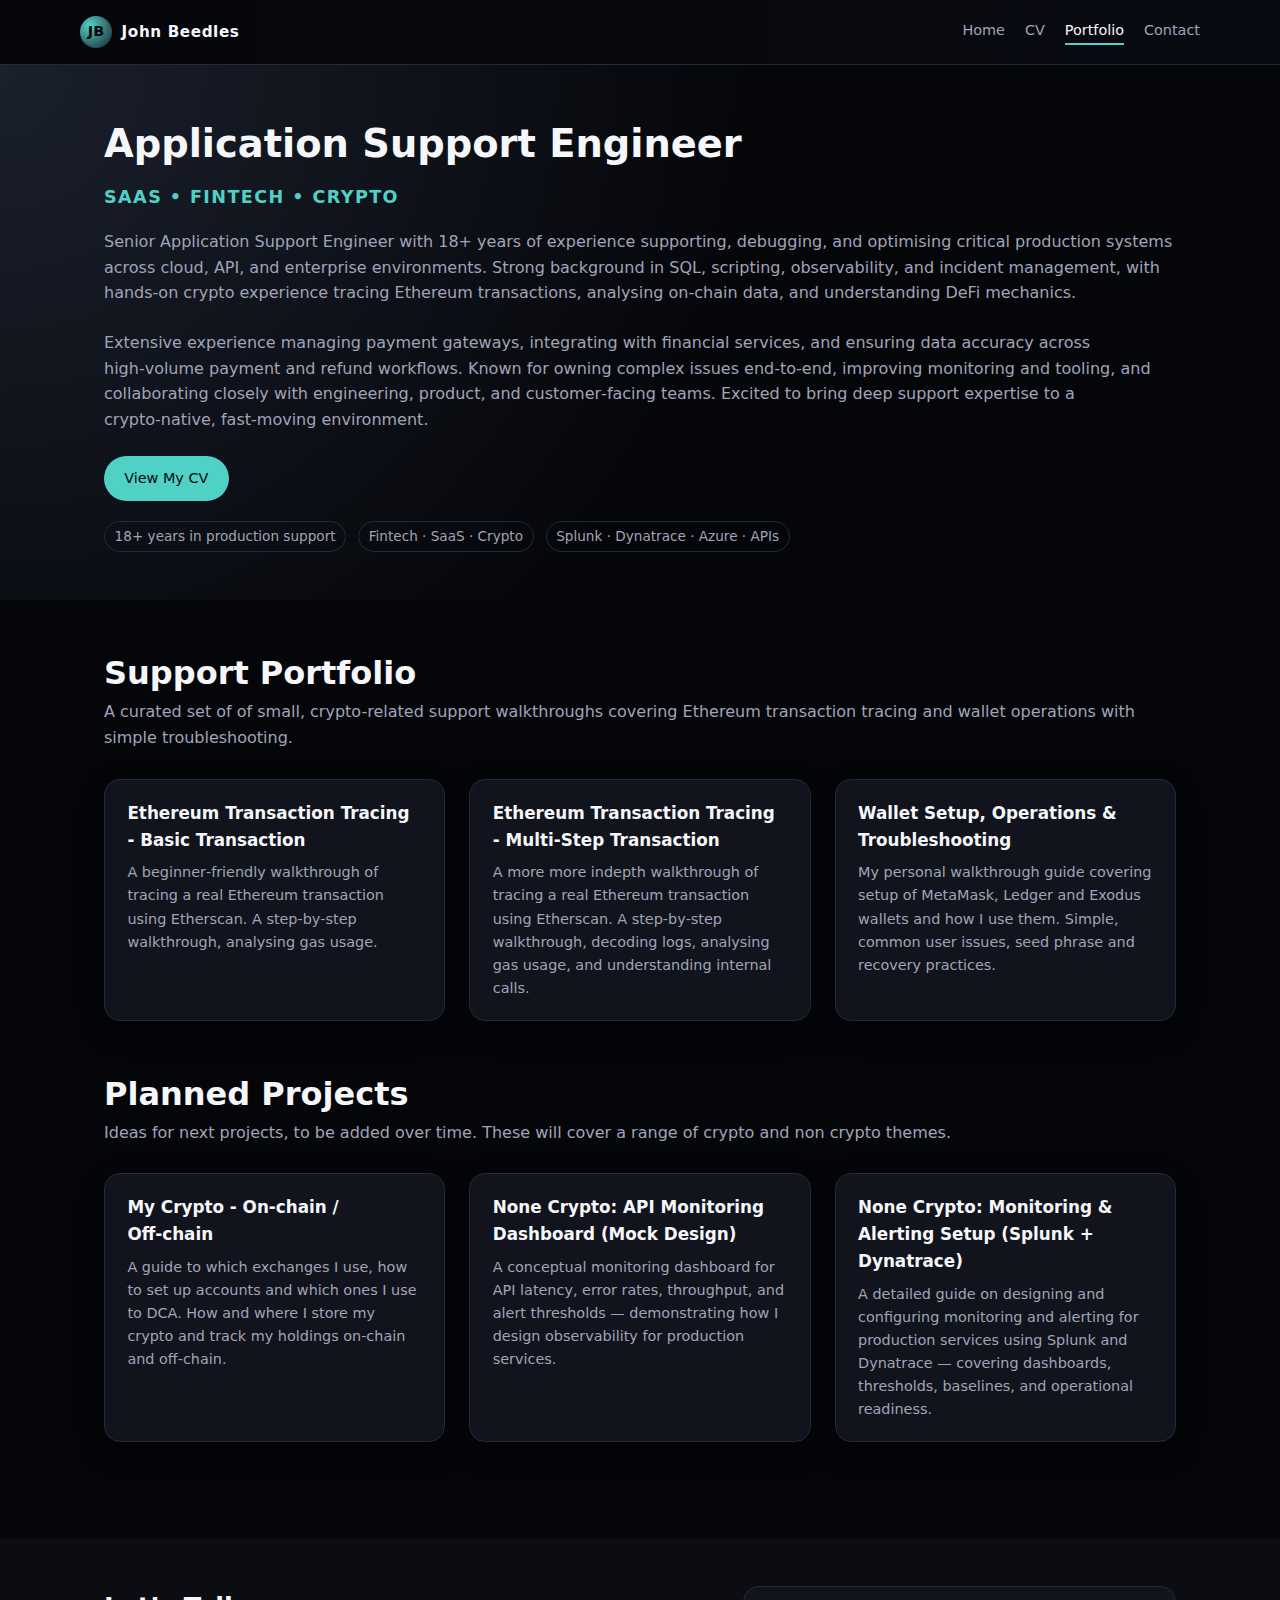
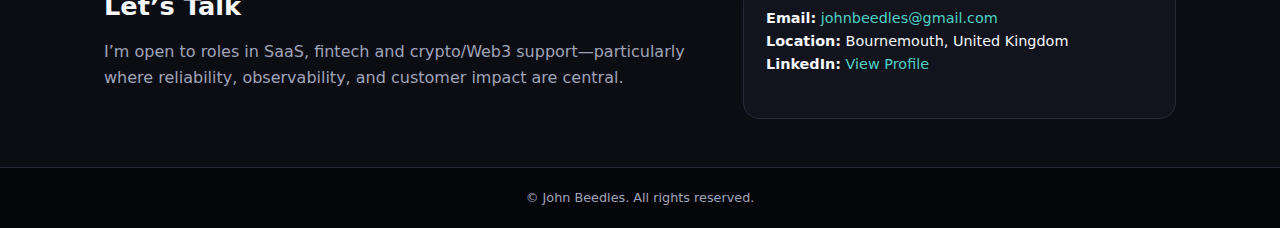
<file: portfolio.html>
<!DOCTYPE html>
<html lang="en">
<head>
    <meta charset="UTF-8">
    <meta name="viewport" content="width=device-width, initial-scale=1.0">
    <title>Portfolio | John Beedles</title>

    <!-- Modular CSS -->
    <link rel="stylesheet" href="core.css">
    <link rel="stylesheet" href="components.css">
    <link rel="stylesheet" href="pages.css">
</head>

<body>
<div class="site-wrapper">

    <!-- Header -->
    <header class="site-header">
        <div class="container header-container">
            <div class="logo">
                <span class="logo-mark">JB</span>
                <span class="logo-text">John Beedles</span>
            </div>
            <nav class="nav">
                <a href="index.html" class="nav-link">Home</a>
                <a href="cv.html" class="nav-link">CV</a>
                <a href="portfolio.html" class="nav-link active">Portfolio</a>
                <a href="#contact" class="nav-link">Contact</a>
            </nav>
        </div>
    </header>

    <!-- Shared Hero -->
    <section class="hero">
        <div class="container hero-container">
            <div class="hero-content">
                <h1 class="hero-title">
                    Application Support Engineer<br>
                    <span class="hero-highlight">SaaS • Fintech • Crypto</span>
                </h1>
                <p class="hero-subtitle">
                    Senior Application Support Engineer with 18+ years of experience supporting, debugging, and optimising critical production systems across cloud,
                    API, and enterprise environments. Strong background in SQL, scripting, observability, and incident management,
                    with hands‑on crypto experience tracing Ethereum transactions, analysing on‑chain data, and understanding DeFi mechanics.
                </p>
                <p class="hero-subtitle">
                    Extensive experience managing payment gateways, integrating with financial services, and ensuring data accuracy across high‑volume payment and refund workflows.
                    Known for owning complex issues end‑to‑end, improving monitoring and tooling, and collaborating closely with engineering, product, and customer‑facing teams.
                    Excited to bring deep support expertise to a crypto‑native, fast‑moving environment.
                </p>
                <div class="hero-actions">
                    <a href="cv.html" class="btn btn-primary">View My CV</a>
                </div>
                <div class="hero-meta">
                    <span>18+ years in production support</span>
                    <span>Fintech · SaaS · Crypto</span>
                    <span>Splunk · Dynatrace · Azure · APIs</span>
                </div>
            </div>
        </div>
    </section>
    
    <main class="section">
        <div class="container">
    
            <h1>Support Portfolio</h1>
            <p class="section-intro">
                A curated set of of small, crypto-related support walkthroughs covering Ethereum transaction tracing and wallet operations with simple troubleshooting.
            </p>
    
            <div class="grid grid-3">
            
                <!-- Ethereum Transaction Tracing (Beginner) -->
                <a href="eth-trans-tracing.html" class="card">
                    <h3>Ethereum Transaction Tracing - Basic Transaction</h3>
                    <p>
                        A beginner‑friendly walkthrough of tracing a real Ethereum transaction using Etherscan.
                        A step‑by‑step walkthrough, analysing gas usage.
                    </p>
                </a>
            
                <!-- Ethereum Transaction Tracing – Advanced -->
                <a href="eth-trans-tracing2.html" class="card">
                    <h3>Ethereum Transaction Tracing - Multi-Step Transaction</h3>
                    <p>
                        A more more indepth walkthrough of tracing a real Ethereum transaction using Etherscan. 
                        A step‑by‑step walkthrough, decoding logs, analysing gas usage, and understanding internal calls.
                    </p>
                </a>

                                        
                <!-- TBC Project 1 -->
                <a href="wallet-operations.html" class="card">
                    <h3>Wallet Setup, Operations & Troubleshooting</h3>
                    <p>
                        My personal walkthrough guide covering setup of MetaMask, Ledger and Exodus wallets and how I use them.
                        Simple, common user issues, seed phrase and recovery practices.
                    </p>
                </a>
            </div>
        </div>

        <div class="section">
            <div class="container">

                <h1>Planned Projects</h1>
                <p class="section-intro">
                    Ideas for next projects, to be added over time. These will cover a range of crypto and non crypto themes.
                </p>
        
                <div class="grid grid-3">
        
                    <!-- TBC Project 4 -->
                    <article class="card">
                        <h3>My Crypto - On‑chain / Off‑chain</h3>
                        <p>
                            A guide to which exchanges I use, how to set up accounts and which ones I use to DCA.
                            How and where I store my crypto and track my holdings on-chain and off-chain.
                        </p>
                    </article>
        
                    <!-- Other ideas -->
                    <article class="card">
                        <h3>None Crypto: API Monitoring Dashboard (Mock Design)</h3>
                        <p>
                            A conceptual monitoring dashboard for API latency, error rates, throughput, and alert thresholds — 
                            demonstrating how I design observability for production services.
                        </p>
                    </article>
                    
                    <article class="card">
                        <h3>None Crypto: Monitoring & Alerting Setup (Splunk + Dynatrace)</h3>
                        <p>
                            A detailed guide on designing and configuring monitoring and alerting for production services using 
                            Splunk and Dynatrace — covering dashboards, thresholds, baselines, and operational readiness.
                        </p>
                    </article>
                
                </div>            
        
            </div>
        </div>
    </main>
    

    <!-- Contact -->
    <section id="contact" class="section section-alt">
        <div class="container two-column">
            <div>
                <h2>Let’s Talk</h2>
                <p class="section-intro">
                    I’m open to roles in SaaS, fintech and crypto/Web3 support—particularly where reliability,
                    observability, and customer impact are central.
                </p>
            </div>
            <div class="contact-block">
                <p><strong>Email:</strong> <a href="mailto:johnbeedles@gmail.com">johnbeedles@gmail.com</a></p>
                <p><strong>Location:</strong> Bournemouth, United Kingdom</p>
                <p><strong>LinkedIn:</strong> <a href="https://www.linkedin.com/in/john-beedles-a428b3139" target="_blank">View Profile</a></p>
            </div>
        </div>
    </section>

    <footer class="site-footer">
        <div class="container footer-container">
            <p>© <span id="year"></span> John Beedles. All rights reserved.</p>
        </div>
    </footer>

</div>
</body>
</html>
</file>
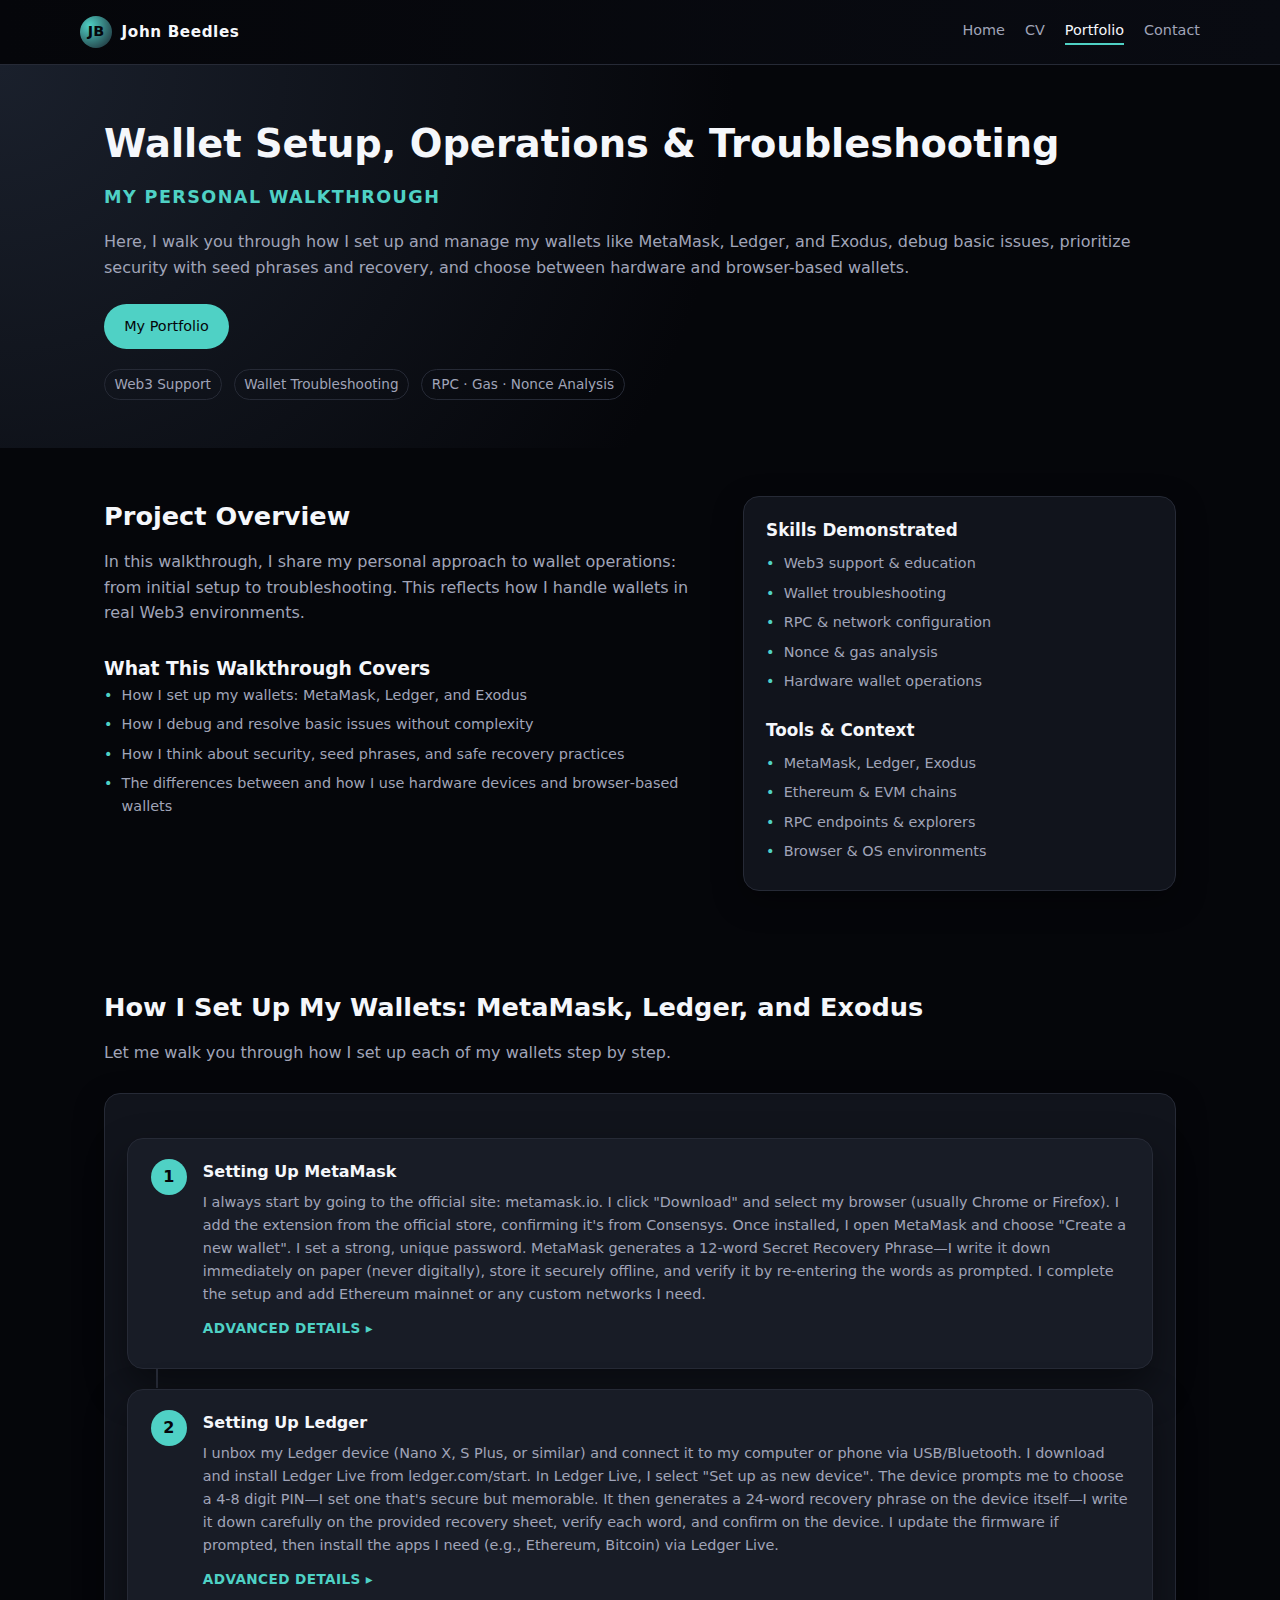
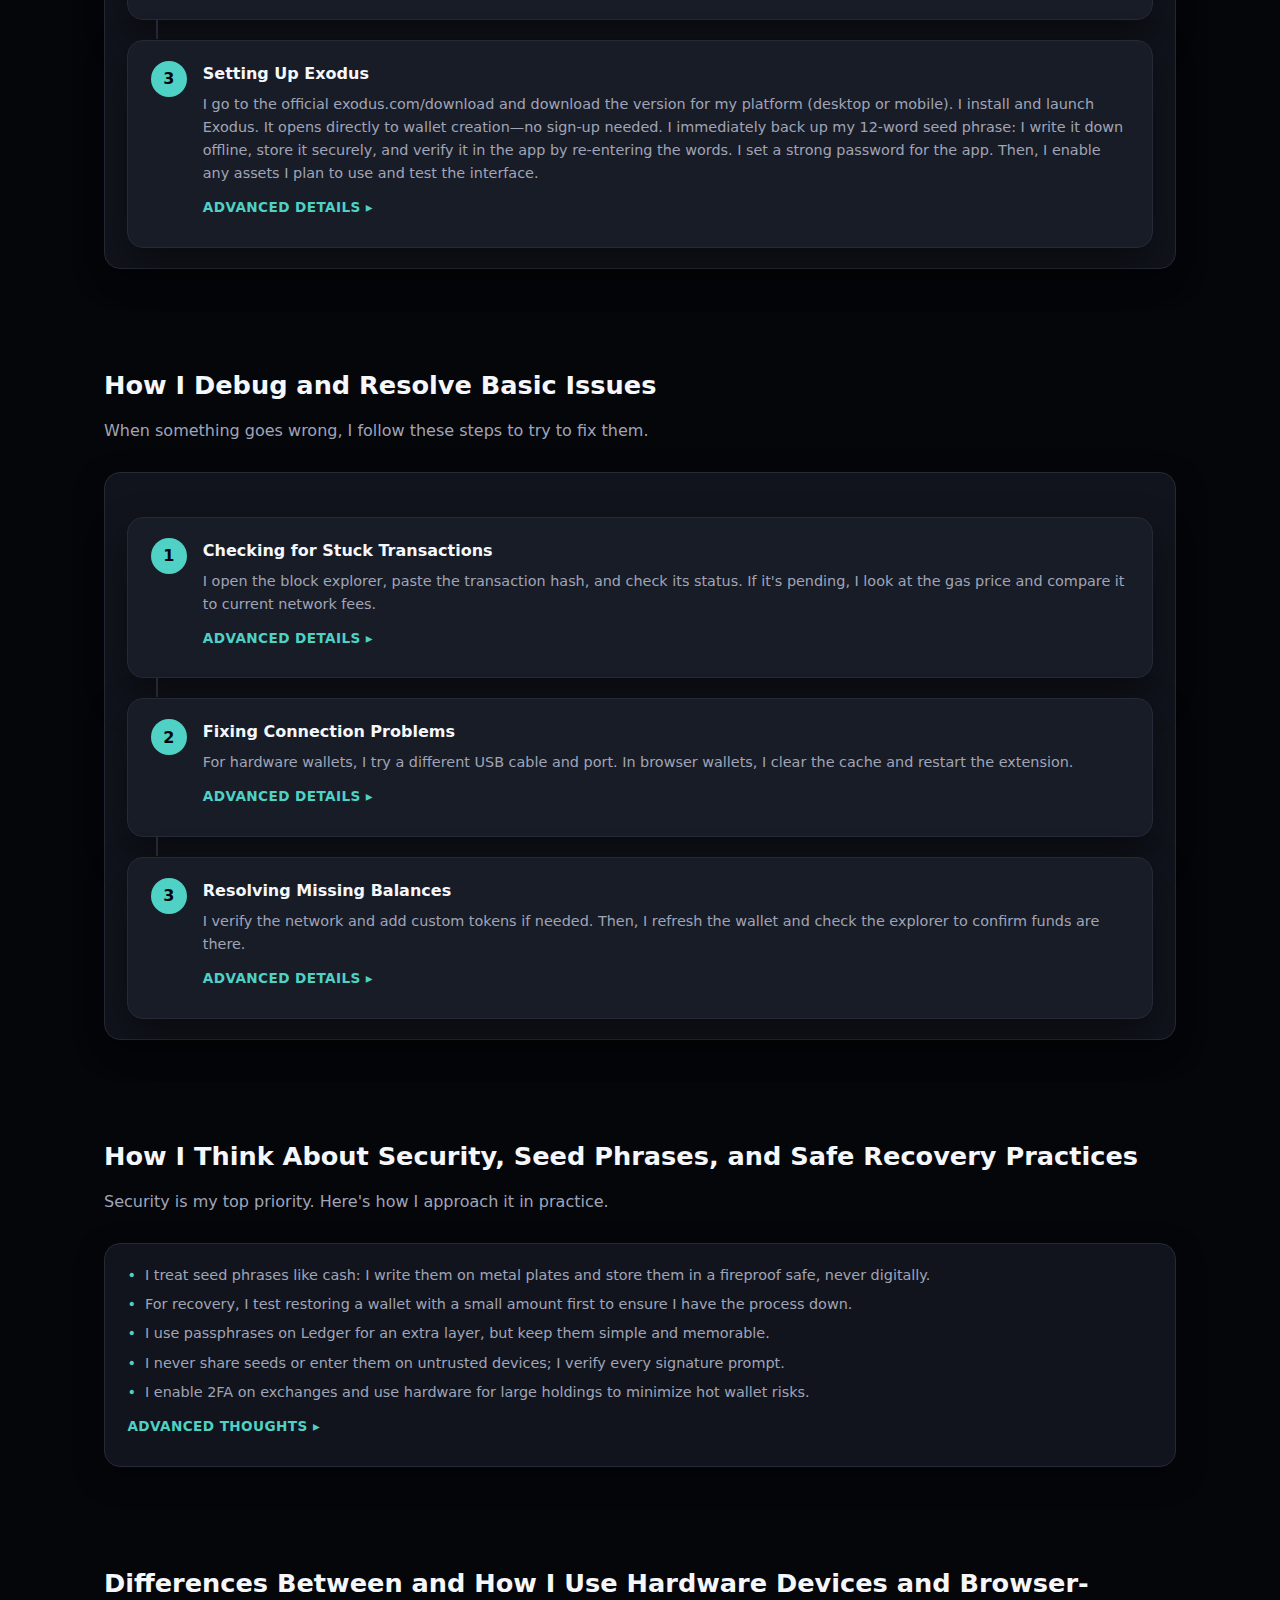
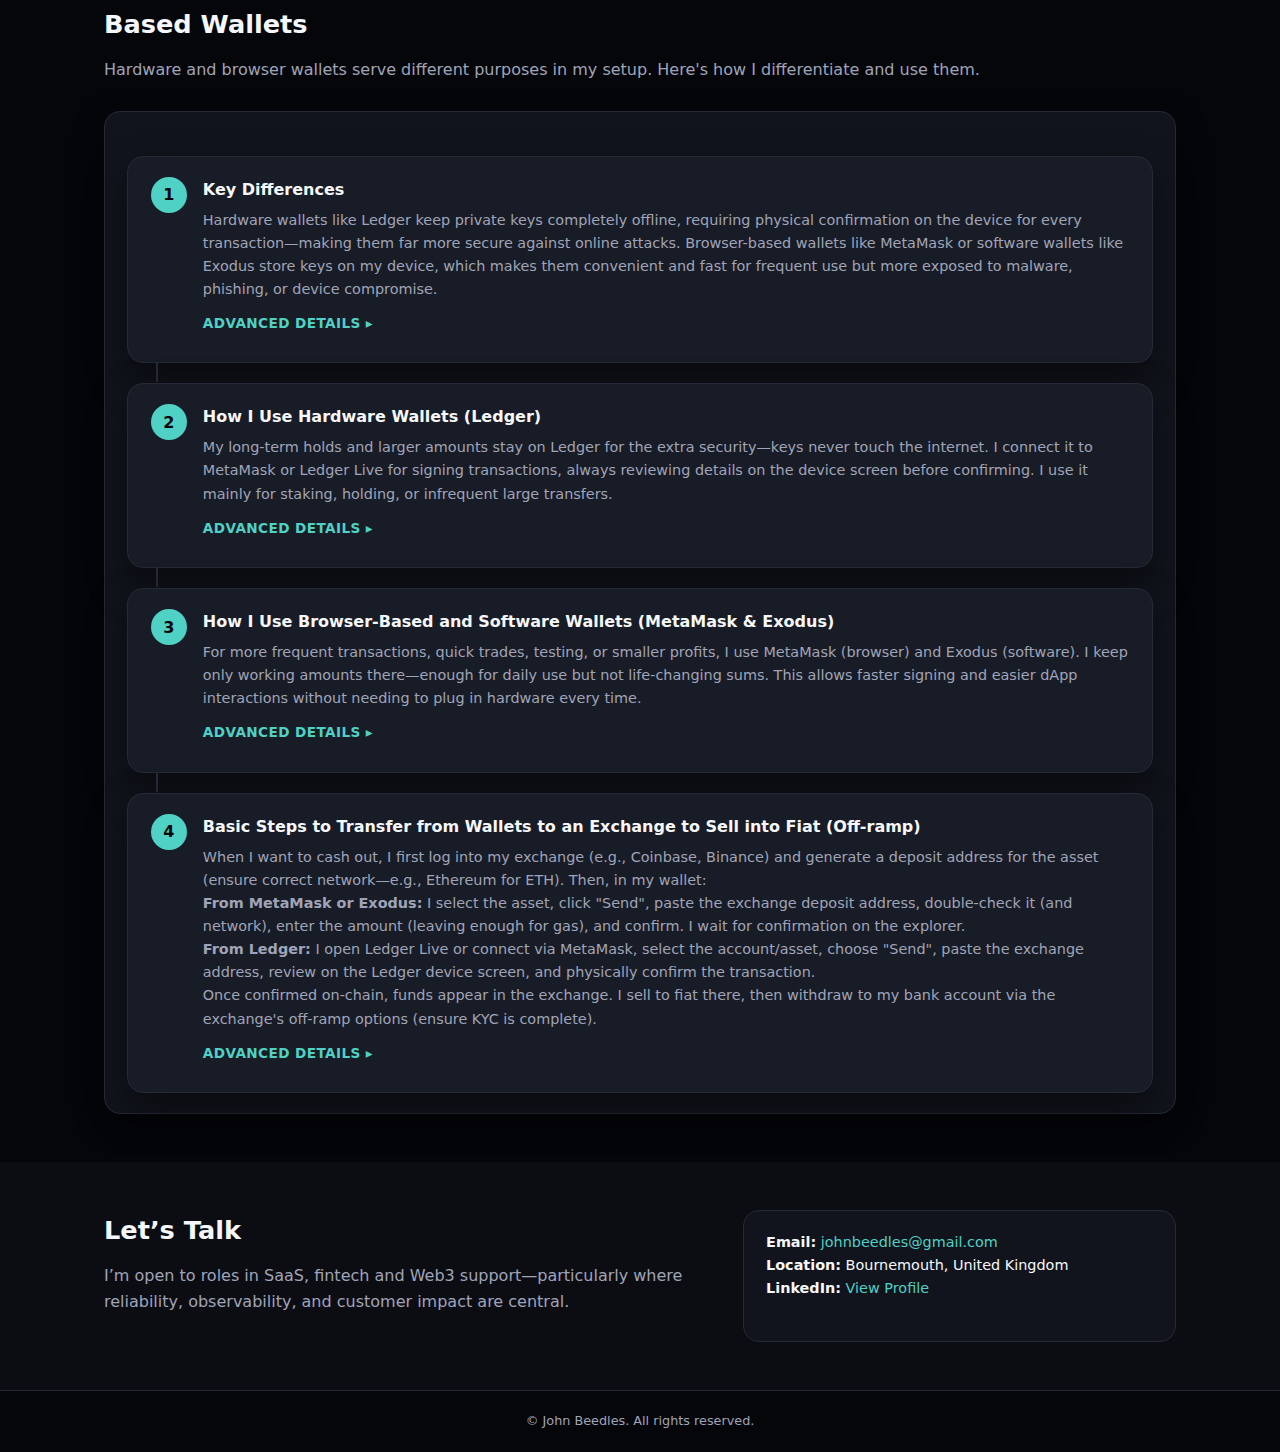
<file: wallet-operations.html>
<!DOCTYPE html>
<html lang="en">
<head>
    <meta charset="UTF-8">
    <meta name="viewport" content="width=device-width, initial-scale=1.0">
    <title>Wallet Setup, Operations & Troubleshooting | John Beedles</title>

    <!-- Modular CSS -->
    <link rel="stylesheet" href="core.css">
    <link rel="stylesheet" href="components.css">
    <link rel="stylesheet" href="pages.css">
</head>

<script>
    document.querySelectorAll('.expert-toggle').forEach(toggle => { 
        toggle.addEventListener('click', () => { 
            const panel = toggle.nextElementSibling; panel.classList.toggle('open'); 
        }); 
    });
</script>

<body>
    <div class="site-wrapper">
    
        <!-- Header -->
        <header class="site-header">
            <div class="container header-container">
                <div class="logo">
                    <span class="logo-mark">JB</span>
                    <span class="logo-text">John Beedles</span>
                </div>
                <nav class="nav">
                    <a href="index.html" class="nav-link">Home</a>
                    <a href="cv.html" class="nav-link">CV</a>
                    <a href="portfolio.html" class="nav-link active">Portfolio</a>
                    <a href="#contact" class="nav-link">Contact</a>
                </nav>
            </div>
        </header>
    
        <main>
    
        <!-- Hero -->
        <section class="hero">
            <div class="container hero-container">
                <div class="hero-content">
                    <h1 class="hero-title">
                        Wallet Setup, Operations & Troubleshooting<br>
                        <span class="hero-highlight">My Personal Walkthrough</span>
                    </h1>
    
                    <p class="hero-subtitle">
                        Here, I walk you through how I set up and manage my wallets like MetaMask, Ledger, and Exodus, 
                        debug basic issues, prioritize security with seed phrases and recovery, and choose between hardware and browser-based wallets.
                    </p>
    
                    <div class="hero-actions">
                        <a href="portfolio.html" class="btn btn-primary">My Portfolio</a>
                    </div>
    
                    <div class="hero-meta">
                        <span>Web3 Support</span>
                        <span>Wallet Troubleshooting</span>
                        <span>RPC · Gas · Nonce Analysis</span>
                    </div>
                </div>
            </div>
        </section>
    
        <!-- Project Overview -->
        <section class="section">
            <div class="container two-column">
    
                <!-- LEFT -->
                <div>
                    <h2>Project Overview</h2>
                    <p class="section-intro">
                        In this walkthrough, I share my personal approach to wallet operations: from initial setup to troubleshooting.
                        This reflects how I handle wallets in real Web3 environments.
                    </p>
    
                    <h3>What This Walkthrough Covers</h3>
                    <ul class="bullet-list">
                        <li>How I set up my wallets: MetaMask, Ledger, and Exodus</li>
                        <li>How I debug and resolve basic issues without complexity</li>
                        <li>How I think about security, seed phrases, and safe recovery practices</li>
                        <li>The differences between and how I use hardware devices and browser‑based wallets</li>
                    </ul>
                </div>
    
                <!-- RIGHT -->
                <div class="card">
                    <h3>Skills Demonstrated</h3>
                    <ul class="bullet-list">
                        <li>Web3 support & education</li>
                        <li>Wallet troubleshooting</li>
                        <li>RPC & network configuration</li>
                        <li>Nonce & gas analysis</li>
                        <li>Hardware wallet operations</li>
                    </ul>
    
                    <h3 style="margin-top:1.5rem;">Tools & Context</h3>
                    <ul class="bullet-list">
                        <li>MetaMask, Ledger, Exodus</li>
                        <li>Ethereum & EVM chains</li>
                        <li>RPC endpoints & explorers</li>
                        <li>Browser & OS environments</li>
                    </ul>
                </div>
    
            </div>
        </section>
    
        <!-- How I Setup My Wallets -->
        <section class="section">
            <div class="container">
                <h2>How I Set Up My Wallets: MetaMask, Ledger, and Exodus</h2>
                <p class="section-intro">
                    Let me walk you through how I set up each of my wallets step by step.
                </p>
    
                <div class="card">
                    <div class="step-flow">
    
                        <!-- MetaMask Setup -->
                        <div class="step-flow-item">
                            <div class="step-number">1</div>
                            <div class="step-content">
                                <h4>Setting Up MetaMask</h4>
                                <p>
                                    I always start by going to the official site: metamask.io. I click "Download" and select my browser (usually Chrome or Firefox). 
                                    I add the extension from the official store, confirming it's from Consensys. Once installed, I open MetaMask and choose "Create a new wallet". 
                                    I set a strong, unique password. MetaMask generates a 12-word Secret Recovery Phrase—I write it down immediately on paper (never digitally), store it securely offline, 
                                    and verify it by re-entering the words as prompted. I complete the setup and add Ethereum mainnet or any custom networks I need.
                                </p>
    
                                <div class="expert-toggle">Advanced Details ▸</div>
                                <div class="expert-panel">
                                    <ul class="bullet-list">
                                        <li>I use a dedicated browser profile for crypto to avoid extension conflicts.</li>
                                        <li>I double-check the URL and extension source to avoid phishing.</li>
                                        <li>I enable auto-lock after a short inactivity period.</li>
                                    </ul>
                                </div>
                            </div>
                        </div>
    
                        <!-- Ledger Setup -->
                        <div class="step-flow-item">
                            <div class="step-number">2</div>
                            <div class="step-content">
                                <h4>Setting Up Ledger</h4>
                                <p>
                                    I unbox my Ledger device (Nano X, S Plus, or similar) and connect it to my computer or phone via USB/Bluetooth. 
                                    I download and install Ledger Live from ledger.com/start. In Ledger Live, I select "Set up as new device". 
                                    The device prompts me to choose a 4-8 digit PIN—I set one that's secure but memorable. 
                                    It then generates a 24-word recovery phrase on the device itself—I write it down carefully on the provided recovery sheet, verify each word, 
                                    and confirm on the device. I update the firmware if prompted, then install the apps I need (e.g., Ethereum, Bitcoin) via Ledger Live.
                                </p>
    
                                <div class="expert-toggle">Advanced Details ▸</div>
                                <div class="expert-panel">
                                    <ul class="bullet-list">
                                        <li>I perform the genuine check in Ledger Live to ensure the device is authentic.</li>
                                        <li>I never enter my recovery phrase on any computer or website.</li>
                                        <li>I enable passphrase for extra security on high-value accounts if needed.</li>
                                    </ul>
                                </div>
                            </div>
                        </div>
    
                        <!-- Exodus Setup -->
                        <div class="step-flow-item">
                            <div class="step-number">3</div>
                            <div class="step-content">
                                <h4>Setting Up Exodus</h4>
                                <p>
                                    I go to the official exodus.com/download and download the version for my platform (desktop or mobile). 
                                    I install and launch Exodus. It opens directly to wallet creation—no sign-up needed. 
                                    I immediately back up my 12-word seed phrase: I write it down offline, store it securely, and verify it in the app by re-entering the words. 
                                    I set a strong password for the app. Then, I enable any assets I plan to use and test the interface.
                                </p>
    
                                <div class="expert-toggle">Advanced Details ▸</div>
                                <div class="expert-panel">
                                    <ul class="bullet-list">
                                        <li>I download only from the official site to avoid fakes.</li>
                                        <li>I test a small receive/send to confirm everything works.</li>
                                        <li>I keep the app updated for security patches.</li>
                                    </ul>
                                </div>
                            </div>
                        </div>
    
                    </div>
                </div>
            </div>
        </section>
    
        <!-- How I Debug and Resolve Basic Issues -->
        <section class="section">
            <div class="container">
                <h2>How I Debug and Resolve Basic Issues</h2>
                <p class="section-intro">
                    When something goes wrong, I follow these steps to try to fix them.
                </p>
    
                <div class="card">
                    <div class="step-flow">
    
                        <!-- Step 1 -->
                        <div class="step-flow-item">
                            <div class="step-number">1</div>
                            <div class="step-content">
                                <h4>Checking for Stuck Transactions</h4>
                                <p>
                                    I open the block explorer, paste the transaction hash, and check its status. If it's pending, I look at the gas price and compare it to current network fees.
                                </p>
    
                                <div class="expert-toggle">Advanced Details ▸</div>
                                <div class="expert-panel">
                                    <ul class="bullet-list">
                                        <li>If gas is too low, I speed it up by resending with higher fees.</li>
                                        <li>For nonces out of order, I send a cancel transaction to myself.</li>
                                    </ul>
                                </div>
                            </div>
                        </div>
    
                        <!-- Step 2 -->
                        <div class="step-flow-item">
                            <div class="step-number">2</div>
                            <div class="step-content">
                                <h4>Fixing Connection Problems</h4>
                                <p>
                                    For hardware wallets, I try a different USB cable and port. In browser wallets, I clear the cache and restart the extension.
                                </p>
    
                                <div class="expert-toggle">Advanced Details ▸</div>
                                <div class="expert-panel">
                                    <ul class="bullet-list">
                                        <li>I check for conflicting extensions and disable them temporarily.</li>
                                        <li>I switch to a different RPC if the default is lagging.</li>
                                    </ul>
                                </div>
                            </div>
                        </div>
    
                        <!-- Step 3 -->
                        <div class="step-flow-item">
                            <div class="step-number">3</div>
                            <div class="step-content">
                                <h4>Resolving Missing Balances</h4>
                                <p>
                                    I verify the network and add custom tokens if needed. Then, I refresh the wallet and check the explorer to confirm funds are there.
                                </p>
    
                                <div class="expert-toggle">Advanced Details ▸</div>
                                <div class="expert-panel">
                                    <ul class="bullet-list">
                                        <li>I reset the account in MetaMask to force a resync.</li>
                                        <li>I ensure the derivation path matches if using hardware.</li>
                                    </ul>
                                </div>
                            </div>
                        </div>
    
                    </div>
                </div>
            </div>
        </section>
    
        <!-- How I Think About Security, Seed Phrases, and Safe Recovery Practices -->
        <section class="section">
            <div class="container">
                <h2>How I Think About Security, Seed Phrases, and Safe Recovery Practices</h2>
                <p class="section-intro">
                    Security is my top priority. Here's how I approach it in practice.
                </p>
    
                <div class="card">
                    <ul class="bullet-list">
                        <li>I treat seed phrases like cash: I write them on metal plates and store them in a fireproof safe, never digitally.</li>
                        <li>For recovery, I test restoring a wallet with a small amount first to ensure I have the process down.</li>
                        <li>I use passphrases on Ledger for an extra layer, but keep them simple and memorable.</li>
                        <li>I never share seeds or enter them on untrusted devices; I verify every signature prompt.</li>
                        <li>I enable 2FA on exchanges and use hardware for large holdings to minimize hot wallet risks.</li>
                    </ul>
    
                    <div class="expert-toggle">Advanced Thoughts ▸</div>
                    <div class="expert-panel">
                        <ul class="bullet-list">
                            <li>I consider threat models: physical theft vs. digital phishing.</li>
                            <li>I rotate seeds periodically for high-value wallets.</li>
                            <li>I use multi-sig setups for team or high-stakes scenarios.</li>
                        </ul>
                    </div>
                </div>
            </div>
        </section>
    
        <!-- Differences Between and How I Use Hardware Devices and Browser-Based Wallets -->
        <section class="section">
            <div class="container">
                <h2>Differences Between and How I Use Hardware Devices and Browser-Based Wallets</h2>
                <p class="section-intro">
                    Hardware and browser wallets serve different purposes in my setup. Here's how I differentiate and use them.
                </p>
    
                <div class="card">
                    <div class="step-flow">
    
                        <!-- Differences -->
                        <div class="step-flow-item">
                            <div class="step-number">1</div>
                            <div class="step-content">
                                <h4>Key Differences</h4>
                                <p>
                                    Hardware wallets like Ledger keep private keys completely offline, requiring physical confirmation on the device for every transaction—making them far more secure against online attacks. 
                                    Browser-based wallets like MetaMask or software wallets like Exodus store keys on my device, which makes them convenient and fast for frequent use but more exposed to malware, phishing, or device compromise.
                                </p>
    
                                <div class="expert-toggle">Advanced Details ▸</div>
                                <div class="expert-panel">
                                    <ul class="bullet-list">
                                        <li>Hardware: Ideal for security; slower due to physical confirmations.</li>
                                        <li>Browser/Software: Great for speed and dApp interaction; requires vigilant device hygiene.</li>
                                    </ul>
                                </div>
                            </div>
                        </div>
    
                        <!-- How I Use Hardware -->
                        <div class="step-flow-item">
                            <div class="step-number">2</div>
                            <div class="step-content">
                                <h4>How I Use Hardware Wallets (Ledger)</h4>
                                <p>
                                    My long-term holds and larger amounts stay on Ledger for the extra security—keys never touch the internet. 
                                    I connect it to MetaMask or Ledger Live for signing transactions, always reviewing details on the device screen before confirming. 
                                    I use it mainly for staking, holding, or infrequent large transfers.
                                </p>
    
                                <div class="expert-toggle">Advanced Details ▸</div>
                                <div class="expert-panel">
                                    <ul class="bullet-list">
                                        <li>I avoid blind signing by checking contract addresses and values.</li>
                                        <li>I keep only necessary apps installed to reduce attack surface.</li>
                                    </ul>
                                </div>
                            </div>
                        </div>
    
                        <!-- How I Use Browser-Based / Software -->
                        <div class="step-flow-item">
                            <div class="step-number">3</div>
                            <div class="step-content">
                                <h4>How I Use Browser-Based and Software Wallets (MetaMask & Exodus)</h4>
                                <p>
                                    For more frequent transactions, quick trades, testing, or smaller profits, I use MetaMask (browser) and Exodus (software). 
                                    I keep only working amounts there—enough for daily use but not life-changing sums. 
                                    This allows faster signing and easier dApp interactions without needing to plug in hardware every time.
                                </p>
    
                                <div class="expert-toggle">Advanced Details ▸</div>
                                <div class="expert-panel">
                                    <ul class="bullet-list">
                                        <li>I use multiple accounts in MetaMask for organization (e.g., one for DeFi, one for testing).</li>
                                        <li>I customize RPCs in MetaMask for better performance on different chains.</li>
                                        <li>I lock wallets when not in use and monitor for suspicious activity.</li>
                                    </ul>
                                </div>
                            </div>
                        </div>

                        <!-- Off-ramping Funds -->
                        <div class="step-flow-item">
                            <div class="step-number">4</div>
                            <div class="step-content">
                                <h4>Basic Steps to Transfer from Wallets to an Exchange to Sell into Fiat (Off-ramp)</h4>
                                <p>
                                    When I want to cash out, I first log into my exchange (e.g., Coinbase, Binance) and generate a deposit address for the asset (ensure correct network—e.g., Ethereum for ETH). 
                                    Then, in my wallet:
                                </p>
                                <p><strong>From MetaMask or Exodus:</strong> I select the asset, click "Send", paste the exchange deposit address, double-check it (and network), enter the amount (leaving enough for gas), and confirm. I wait for confirmation on the explorer.</p>
                                <p><strong>From Ledger:</strong> I open Ledger Live or connect via MetaMask, select the account/asset, choose "Send", paste the exchange address, review on the Ledger device screen, and physically confirm the transaction.</p>
                                <p>Once confirmed on-chain, funds appear in the exchange. I sell to fiat there, then withdraw to my bank account via the exchange's off-ramp options (ensure KYC is complete).</p>
    
                                <div class="expert-toggle">Advanced Details ▸</div>
                                <div class="expert-panel">
                                    <ul class="bullet-list">
                                        <li>I always send a small test amount first to verify the address.</li>
                                        <li>I check exchange deposit memos/tags if required (e.g., for XRP).</li>
                                        <li>I factor in network fees and exchange withdrawal minimums.</li>
                                    </ul>
                                </div>
                            </div>
                        </div>
    
                    </div>
                </div>
            </div>
        </section>
    
        </main>
    
        <!-- Contact -->
        <section id="contact" class="section section-alt">
            <div class="container two-column">
                <div>
                    <h2>Let’s Talk</h2>
                    <p class="section-intro">
                        I’m open to roles in SaaS, fintech and Web3 support—particularly where reliability,
                        observability, and customer impact are central.
                    </p>
                </div>
                <div class="contact-block">
                    <p><strong>Email:</strong> <a href="mailto:johnbeedles@gmail.com">johnbeedles@gmail.com</a></p>
                    <p><strong>Location:</strong> Bournemouth, United Kingdom</p>
                    <p><strong>LinkedIn:</strong> <a href="https://www.linkedin.com/in/john-beedles-a428b3139" target="_blank">View Profile</a></p>
                </div>
            </div>
        </section>
    
        <footer class="site-footer">
            <div class="container footer-container">
                <p>© <span id="year"></span> John Beedles. All rights reserved.</p>
            </div>
        </footer>
    
    </div>
    
    <!-- Advanced Details Script -->
    <script>
    document.querySelectorAll('.expert-toggle').forEach(toggle => {
        toggle.addEventListener('click', () => {
            const panel = toggle.nextElementSibling;
            panel.classList.toggle('open');
        });
    });
    </script>
    
</body>
</html>
</file>
<file: components.css>
/* ============================
   components.css — Reusable UI Components
   ============================ */

/* Buttons */
.btn {
    display: inline-flex;
    align-items: center;
    justify-content: center;
    padding: 0.6rem 1.2rem;
    border-radius: 999px;
    font-size: 0.9rem;
    font-weight: 500;
    cursor: pointer;
    border: 1px solid transparent;
    transition: 0.2s ease;
}

.btn-primary {
    background: var(--color-accent);
    color: #05060a;
}

.btn-primary:hover {
    background: #38b2ac;
    transform: translateY(-1px);
}

.btn-secondary {
    background: transparent;
    color: var(--color-text);
    border-color: var(--color-border);
}

.btn-secondary:hover {
    border-color: var(--color-accent);
}

.cv-download {
    margin: 1rem 0 2rem;
}

/* Cards */
.card {
    background: var(--color-surface);
    border-radius: var(--radius-lg);
    padding: 1.25rem 1.4rem;
    border: 1px solid var(--color-border);
    box-shadow: 0 10px 30px rgba(0, 0, 0, 0.35);
    transition: transform 0.25s ease, box-shadow 0.25s ease, border-color 0.25s ease;
}

.card:hover {
    transform: translateY(-4px);
    box-shadow:
        0 0 12px rgba(79, 209, 197, 0.25),
        0 4px 12px rgba(0, 0, 0, 0.35);
    border-color: rgba(79, 209, 197, 0.35);
}

.card h3 {
    font-size: 1.05rem;
    margin-bottom: 0.5rem;
}

.card p {
    font-size: 0.9rem;
    color: var(--color-text-muted);
}

/* Bullet list */
.bullet-list-white {
    list-style: none;
    font-size: 0.9rem;
    color: var(--color-text);
}

.bullet-list-white li {
    position: relative;
    padding-left: 1.1rem;
    margin-bottom: 0.4rem;
}

.bullet-list-white li::before {
    content: "•";
    position: absolute;
    left: 0;
    top: 0;
    color: var(--color-accent);
}

/* Bullet list */
.bullet-list {
    list-style: none;
    font-size: 0.9rem;
    color: var(--color-text-muted);
}

.bullet-list li {
    position: relative;
    padding-left: 1.1rem;
    margin-bottom: 0.4rem;
}

.bullet-list li::before {
    content: "•";
    position: absolute;
    left: 0;
    top: 0;
    color: var(--color-accent);
}

/* Contact block */
.contact-block {
    background: var(--color-surface);
    border-radius: var(--radius-lg);
    padding: 1.25rem 1.4rem;
    border: 1px solid var(--color-border);
    font-size: 0.9rem;
}

.contact-block a {
    color: var(--color-accent);
}

.contact-block a:hover {
    text-decoration: underline;
}

/* CV Blocks */
.cv-sidebar {
    display: flex;
    flex-direction: column;
    gap: 1.5rem;
    background: var(--color-surface);
    border-radius: var(--radius-lg);
    padding: 1.5rem;
    border: 1px solid var(--color-border);
}

.cv-main {
    display: flex;
    flex-direction: column;
    gap: 1.5rem;
}

.cv-block {
    background: var(--color-surface);
    border-radius: var(--radius-lg);
    padding: 1.25rem 1.4rem;
    border: 1px solid var(--color-border);
}

.cv-block h2 {
    font-size: 1.1rem;
    margin-bottom: 0.75rem;
}

.cv-role {
    margin-bottom: 1rem;
}

.cv-meta {
    font-size: 0.8rem;
    color: var(--color-text-muted);
    margin-bottom: 0.5rem;
}

.cv-subtext {
    font-size: 0.9rem;
    color: var(--color-text-muted);
    margin-bottom: 0.5rem;
}

.cv-subtitle {
    font-size: 1rem;
    color: var(--color-text-muted);
    margin-bottom: 0.5rem;
}

/* Hero side panel */
.hero-panel {
    display: flex;
    flex-direction: column;
    gap: 1rem;
}

.hero-card {
    background: var(--color-surface);
    border-radius: var(--radius-lg);
    padding: 1.25rem 1.4rem;
    box-shadow: var(--shadow-soft);
    border: 1px solid rgba(255, 255, 255, 0.02);
}

.hero-card.secondary {
    background: var(--color-surface-alt);
}

.hero-card h2,
.hero-card h3 {
    font-size: 1rem;
    margin-bottom: 0.75rem;
}

.hero-list {
    list-style: none;
    font-size: 0.9rem;
    color: var(--color-text-muted);
}

.hero-list li {
    margin-bottom: 0.4rem;
}

/* Document-style card */
.card-document {
    background: var(--color-surface);
    border-radius: var(--radius-lg);
    padding: 1.5rem 1.75rem;
    border: 1px solid var(--color-border);
    max-width: 800px;
    margin: 0 auto;
}

.card-document p {
    margin-bottom: 0.9rem;
    font-size: 0.95rem;
    color: var(--color-text-muted);
}

/* Step Flow Component */
.step-flow {
    display: flex;
    flex-direction: column;
    gap: 1.25rem;
    margin-top: 1.5rem;
}

.step-flow-item {
    display: flex;
    gap: 1rem;
    padding: 1.25rem 1.4rem;
    background: var(--color-surface-alt);
    border: 1px solid var(--color-border);
    border-radius: var(--radius-lg);
    box-shadow: var(--shadow-soft);
    position: relative;
}

.step-flow-item::after {
    content: "";
    position: absolute;
    left: 28px;
    bottom: -20px;
    width: 2px;
    height: 20px;
    background: var(--color-border);
}

.step-flow-item:last-child::after {
    display: none;
}

.step-number {
    width: 36px;
    height: 36px;
    border-radius: 999px;
    background: var(--color-accent);
    color: #05060a;
    font-weight: 700;
    display: flex;
    align-items: center;
    justify-content: center;
    font-size: 1rem;
    flex-shrink: 0;
}

.step-content h4 {
    margin-bottom: 0.4rem;
    font-size: 1rem;
}

.step-content p,
.step-content ul {
    color: var(--color-text-muted);
    font-size: 0.9rem;
}

.step-content ul {
    margin-top: 0.5rem;
}

.diagram-placeholder {
    margin: 1rem 0 1.5rem;
    padding: 0.9rem 1rem;
    border-radius: var(--radius-md);
    border: 1px dashed var(--color-border);
    background: rgba(15, 18, 28, 0.7);
    font-size: 0.85rem;
    color: var(--color-text-muted);
}

/* Advanced Details (Collapsible Panels) */
.expert-toggle {
    cursor: pointer;
    color: var(--color-accent);
    font-weight: 600;
    margin-top: 0.75rem;
    user-select: none;
    font-size: 0.85rem;
    letter-spacing: 0.03em;
    text-transform: uppercase;
    transition: color 0.2s ease;
}

.expert-toggle:hover {
    color: #6fe7db;
}

.expert-panel {
    max-height: 0;
    overflow: hidden;
    background: var(--color-surface-alt);
    border-left: 3px solid var(--color-accent);
    border-radius: var(--radius-md);
    margin-top: 0.5rem;
    padding: 0 1rem;
    transition: max-height 0.35s ease, padding 0.25s ease;
}

.expert-panel.open {
    max-height: 650px;
    padding: 1rem;
}

.expert-panel p,
.expert-panel ul {
    font-size: 0.85rem;
    color: var(--color-text-muted);
}

.expert-panel ul {
    margin-top: 0.35rem;
}

.expert-panel .bullet-list li::before {
    color: var(--color-accent);
}

/* Responsive tweaks */
@media (max-width: 600px) {
    .card-document {
        padding: 1.25rem 1.25rem;
    }
}

#testimonials .card p {
    color: var(--color-accent);
}
</file>
<file: pages.css>
/* ============================
   pages.css — Page-Level Styling
   ============================ */

/* Sections */
.section {
    padding: 3rem 0;
}

.section-alt {
    background: var(--color-bg-alt);
}

.section h2 {
    font-size: 1.6rem;
    margin-bottom: 0.75rem;
}

.section-intro {
    color: var(--color-text-muted);
    margin-bottom: 1.75rem;
    font-size: 1rem;
    line-height: 1.6;
}
</file>
<file: core.css>
/* ============================
   core.css — Global Theme & Layout
   ============================ */

/* Reset */
*,
*::before,
*::after {
    box-sizing: border-box;
    margin: 0;
    padding: 0;
}

/* Root variables */
:root {
    --color-bg: #05060a;
    --color-bg-alt: #0b0d13;
    --color-surface: #11141c;
    --color-surface-alt: #181c26;
    --color-accent: #4fd1c5;
    --color-accent-soft: rgba(79, 209, 197, 0.12);
    --color-text: #f5f7fb;
    --color-text-muted: #a0a4b8;
    --color-border: #262a36;

    --font-sans: system-ui, -apple-system, BlinkMacSystemFont, "SF Pro Text", "Segoe UI", sans-serif;

    --radius-lg: 16px;
    --radius-md: 10px;
    --radius-sm: 6px;

    --shadow-soft: 0 18px 40px rgba(0, 0, 0, 0.45);

    --max-width: 1120px;
}

/* Base */
html,
body {
    height: 100%;
    background-color: var(--color-bg);
    color: var(--color-text);
    font-family: var(--font-sans);
    -webkit-font-smoothing: antialiased;
    line-height: 1.6;
}

/* Global links */
a {
    color: inherit;
    text-decoration: none;
}

a:hover,
a:focus,
a:active {
    color: inherit;
    text-decoration: none;
}

/* Layout wrappers */
.site-wrapper {
    min-height: 100vh;
    display: flex;
    flex-direction: column;
}

main {
    flex: 1;
}

/* Container */
.container {
    width: 100%;
    max-width: var(--max-width);
    margin: 0 auto;
    padding: 0 1.5rem;
}

/* Header */
.site-header {
    border-bottom: 1px solid var(--color-border);
    background: linear-gradient(to right, #05060a, #090b12);
    position: sticky;
    top: 0;
    z-index: 10;
}

.header-container {
    display: flex;
    align-items: center;
    justify-content: space-between;
    padding: 1rem 0;
}

/* Logo */
.logo {
    display: flex;
    align-items: center;
    gap: 0.6rem;
}

.logo-mark {
    width: 32px;
    height: 32px;
    border-radius: 999px;
    background: radial-gradient(circle at 30% 30%, #4fd1c5, #1a202c);
    display: inline-flex;
    align-items: center;
    justify-content: center;
    font-weight: 700;
    font-size: 0.9rem;
    color: #05060a;
}

.logo-text {
    font-weight: 600;
    letter-spacing: 0.04em;
    font-size: 0.95rem;
}

/* Navigation */
.nav {
    display: flex;
    gap: 1.25rem;
    align-items: center;
}

.nav-link {
    font-size: 0.9rem;
    color: var(--color-text-muted);
    text-decoration: none;
    position: relative;
    padding-bottom: 0.2rem;
    transition: color 0.2s ease;
}

.nav-link::after {
    content: "";
    position: absolute;
    left: 0;
    bottom: 0;
    width: 0;
    height: 2px;
    background: var(--color-accent);
    transition: width 0.2s ease;
}

.nav-link:hover {
    color: var(--color-text);
}

.nav-link:hover::after,
.nav-link.active::after {
    width: 100%;
}

.nav-link.active {
    color: var(--color-text);
}

/* Hero */
.hero {
    padding: 3.5rem 0 3rem;
    background: radial-gradient(circle at top left, #1a202c, #05060a 55%);
}

.hero-container {
    display: grid;
    gap: 2.5rem;
    align-items: center;
}

.hero-title {
    font-size: 2.4rem;
    line-height: 1.2;
    margin-bottom: 1rem;
}

.hero-highlight {
    color: var(--color-accent);
    font-size: 1.1rem;
    letter-spacing: 0.08em;
    text-transform: uppercase;
}

.hero-subtitle {
    color: var(--color-text-muted);
    margin-bottom: 1.5rem;
}

.hero-actions {
    display: flex;
    flex-wrap: wrap;
    gap: 0.75rem;
    margin-bottom: 1.25rem;
}

.hero-meta {
    display: flex;
    flex-wrap: nowrap;
    white-space: nowrap;
    gap: 0.75rem;
    font-size: 0.85rem;
    color: var(--color-text-muted);
}

.hero-meta span {
    padding: 0.25rem 0.6rem;
    border-radius: 999px;
    border: 1px solid var(--color-border);
}

/* Layout grids */
.two-column {
    display: grid;
    grid-template-columns: minmax(0, 1.4fr) minmax(0, 1fr);
    gap: 2rem;
}

.grid {
    display: grid;
    gap: 1.5rem;
}

.grid-3 {
    grid-template-columns: repeat(auto-fit, minmax(240px, 1fr));
}

/* CV Layout */
.cv-layout {
    display: grid;
    grid-template-columns: minmax(0, 1.1fr) minmax(0, 2fr);
    gap: 2rem;
    align-items: flex-start;
}

/* Footer */
.site-footer {
    border-top: 1px solid var(--color-border);
    padding: 1.25rem 0;
    background: #05060a;
}

.footer-container {
    display: flex;
    justify-content: center;
    font-size: 0.8rem;
    color: var(--color-text-muted);
}

/* Responsive */
@media (max-width: 900px) {
    .hero-container {
        grid-template-columns: 1fr;
    }

    .two-column {
        grid-template-columns: 1fr;
    }

    .cv-layout {
        grid-template-columns: 1fr;
    }
}

@media (max-width: 600px) {
    .hero-title {
        font-size: 2rem;
    }
}
</file>
